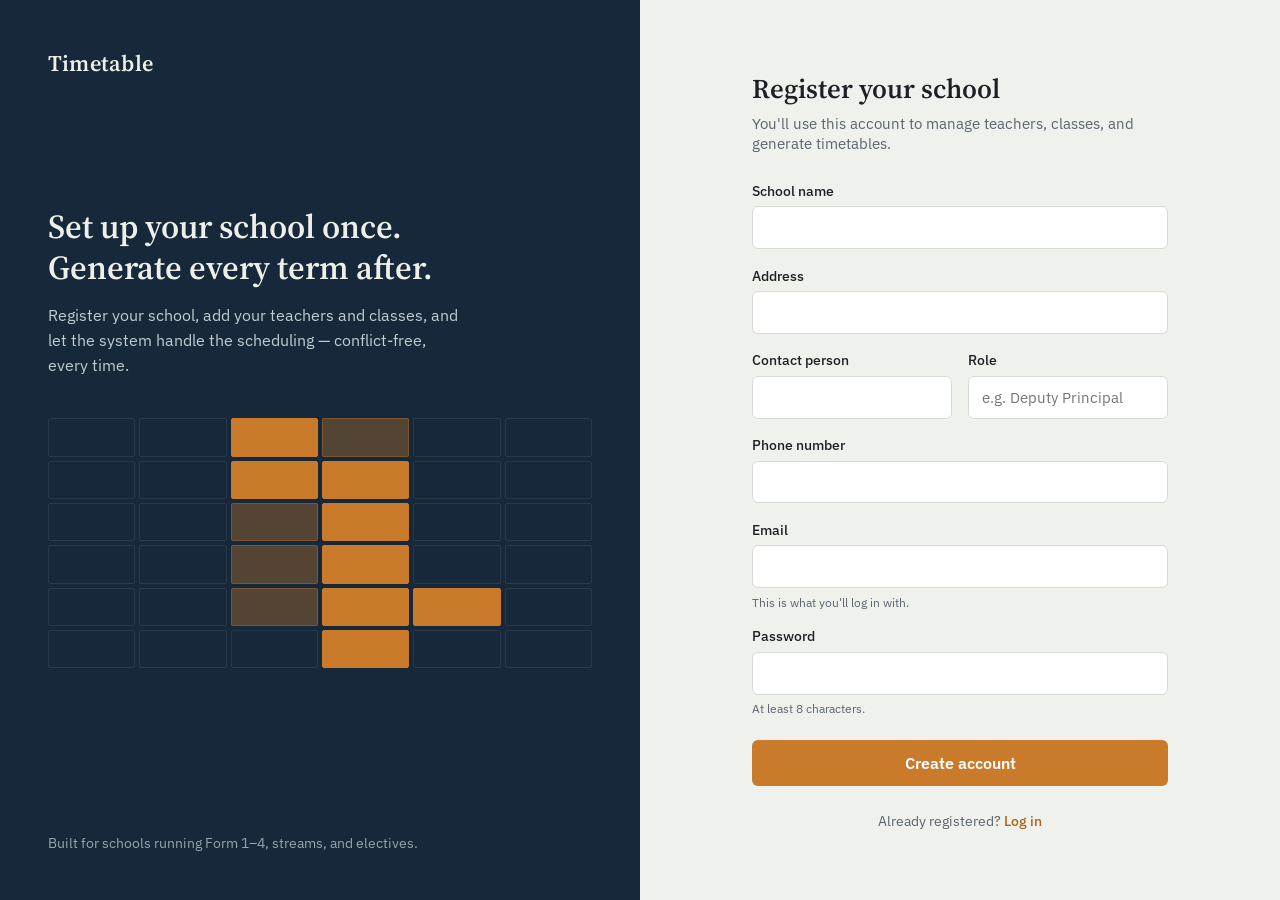
<file: Frontend/index.html>
<!DOCTYPE html>
<html lang="en">
<head>
  <meta charset="UTF-8">
  <meta name="viewport" content="width=device-width, initial-scale=1">
  <title>Sign up — School Timetable System</title>
  <link rel="stylesheet" href="style.css">
</head>
<body>
  <div class="auth-shell">
    <section class="auth-visual">
      <div class="auth-visual__brand">Timetable</div>

      <div>
        <div class="auth-visual__copy">
          <h1>Set up your school once. Generate every term after.</h1>
          <p>Register your school, add your teachers and classes, and let the system handle the scheduling — conflict-free, every time.</p>
        </div>
        <div class="timetable-grid" id="grid"></div>
      </div>

      <div style="font-size: 0.85rem; color: #9AA4AC;">Built for schools running Form 1–4, streams, and electives.</div>
    </section>

    <section class="auth-form-panel">
      <div class="auth-card">
        <h2>Register your school</h2>
        <p class="auth-card__subtitle">You'll use this account to manage teachers, classes, and generate timetables.</p>

        <div class="error-banner" id="errorBanner"></div>
        <div class="generated-id" id="generatedIdBanner"></div>

        <form id="signupForm">
          <div class="field">
            <label for="name">School name</label>
            <input type="text" id="name" name="name" required>
          </div>

          <div class="field">
            <label for="address">Address</label>
            <input type="text" id="address" name="address">
          </div>

          <div class="field-row">
            <div class="field">
              <label for="contactName">Contact person</label>
              <input type="text" id="contactName" name="contactName" required>
            </div>
            <div class="field">
              <label for="primaryRole">Role</label>
              <input type="text" id="primaryRole" name="primaryRole" placeholder="e.g. Deputy Principal" required>
            </div>
          </div>

          <div class="field">
            <label for="primaryContact">Phone number</label>
            <input type="tel" id="primaryContact" name="primaryContact" required>
          </div>

          <div class="field">
            <label for="email">Email</label>
            <input type="email" id="email" name="email" required>
            <div class="field-hint">This is what you'll log in with.</div>
          </div>

          <div class="field">
            <label for="password">Password</label>
            <input type="password" id="password" name="password" minlength="8" required>
            <div class="field-hint">At least 8 characters.</div>
          </div>

          <button type="submit" class="primary" id="submitBtn">Create account</button>
        </form>

        <div class="auth-switch">
          Already registered? <a href="login.html">Log in</a>
        </div>
      </div>
    </section>
  </div>

  <script src="common.js"></script>
  <script>
    renderTimetableGrid("grid");

    const form = document.getElementById("signupForm");
    const submitBtn = document.getElementById("submitBtn");

    form.addEventListener("submit", async (e) => {
      e.preventDefault();
      hideError("errorBanner");
      submitBtn.disabled = true;
      submitBtn.textContent = "Creating account…";

      const payload = {
        name: document.getElementById("name").value.trim(),
        address: document.getElementById("address").value.trim(),
        contactName: document.getElementById("contactName").value.trim(),
        primaryRole: document.getElementById("primaryRole").value.trim(),
        primaryContact: document.getElementById("primaryContact").value.trim(),
        email: document.getElementById("email").value.trim(),
        password: document.getElementById("password").value,
      };

      try {
        const res = await fetch(`${API_BASE}/auth/signup`, {
          method: "POST",
          headers: { "Content-Type": "application/json" },
          credentials: "include",
          body: JSON.stringify(payload),
        });

        const data = await res.json();

        if (!res.ok) {
          showError("errorBanner", data.error || "Something went wrong. Please try again.");
          submitBtn.disabled = false;
          submitBtn.textContent = "Create account";
          return;
        }

        const idBanner = document.getElementById("generatedIdBanner");
        idBanner.innerHTML = `Your school ID is <strong>${data.id}</strong> — you'll need this alongside your email to identify your school later.`;
        idBanner.classList.add("visible");
        submitBtn.textContent = "Account created";

        setTimeout(() => {
          window.location.href = "dashboard.html";
        }, 1800);
      } catch (err) {
        showError("errorBanner", "Could not reach the server. Is the backend running?");
        submitBtn.disabled = false;
        submitBtn.textContent = "Create account";
      }
    });
  </script>
</body>
</html>
</file>
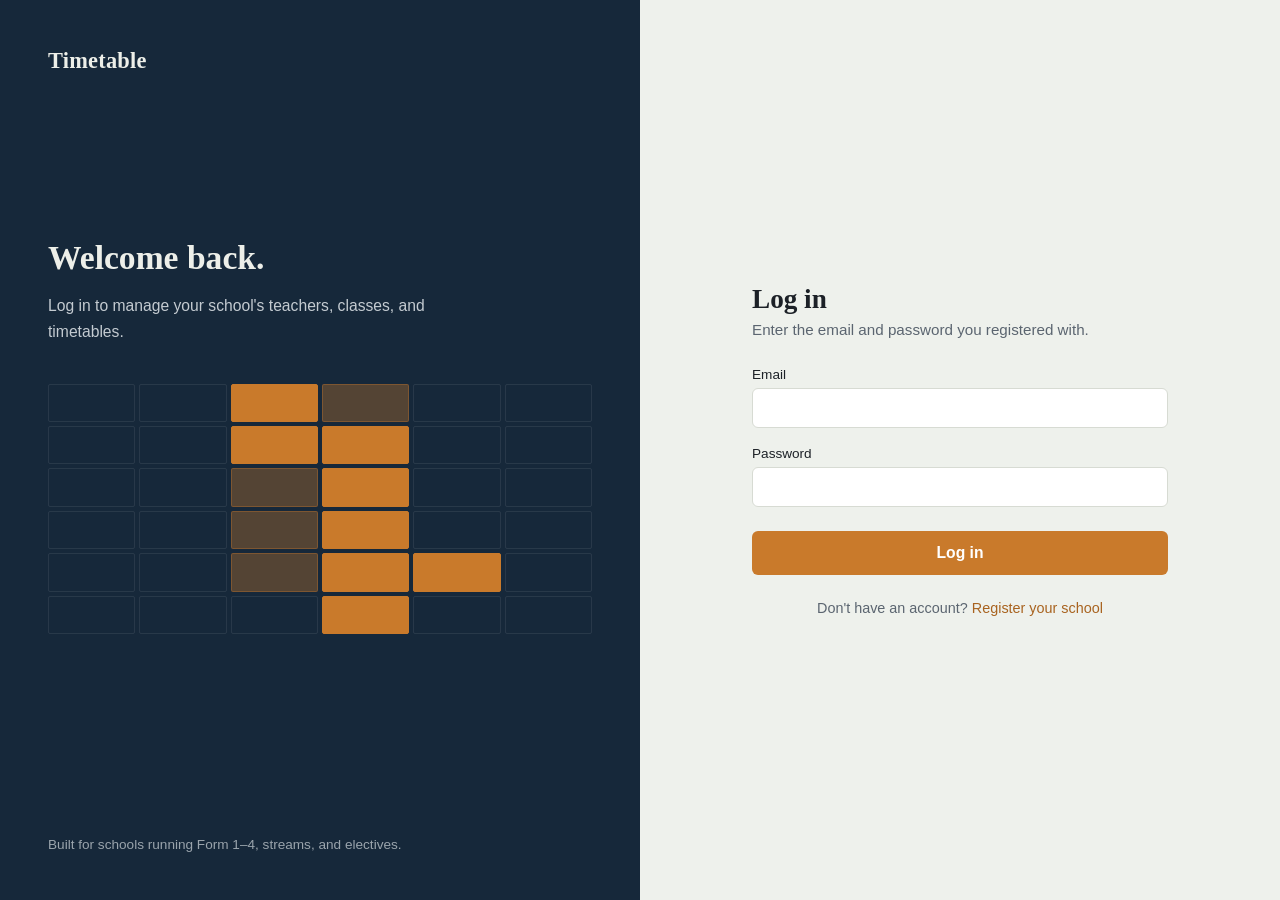
<file: Frontend/constraints.html>
<!DOCTYPE html>
<html lang="en">
<head>
  <meta charset="UTF-8">
  <meta name="viewport" content="width=device-width, initial-scale=1">
  <title>Teacher Constraints — School Timetable System</title>
  <link rel="stylesheet" href="constraints.css">
</head>
<body>
  <div class="app-shell">
    <aside class="sidebar">
      <div class="sidebar__brand">
        Timetable
        <span id="schoolNameTag">Loading…</span>
      </div>

      <div class="sidebar__label">SETUP</div>
      <nav class="sidebar__nav">
        <a href="dashboard.html" class="sidebar__link">
          <span class="sidebar__step-num">1</span> School overview
        </a>
        <a href="forms-classes.html" class="sidebar__link">
          <span class="sidebar__step-num">2</span> Grades &amp; streams
        </a>
        <a href="teachers.html" class="sidebar__link">
          <span class="sidebar__step-num">3</span> Teachers
        </a>
        <a href="subjects.html" class="sidebar__link">
          <span class="sidebar__step-num">4</span> Subjects &amp; requirements
        </a>
        <a href="option-blocks.html" class="sidebar__link">
          <span class="sidebar__step-num">5</span> Electives
        </a>
        <a href="constraints.html" class="sidebar__link active">
          <span class="sidebar__step-num">6</span> Teacher constraints
        </a>
        <a href="periods.html" class="sidebar__link">
          <span class="sidebar__step-num">7</span> Weekly periods
        </a>
        <a href="generate.html" class="sidebar__link">
          <span class="sidebar__step-num">8</span> Generate &amp; view timetable
        </a>
      </nav>

      <div class="sidebar__term">
        <div class="sidebar__term-label">ACTIVE TERM</div>
        <div class="sidebar__term-value" id="termValue">—</div>
      </div>
    </aside>

    <main class="main">
      <div class="main__header">
        <div>
          <div class="main__breadcrumb">Setup / Teacher constraints</div>
          <h1 class="main__title">Teacher constraints</h1>
          <p class="main__subtitle">Set when a teacher is unavailable, and how many periods in a row they can teach.</p>
        </div>
      </div>

      <div class="info-panel">
        Double-lesson collisions, lab capacity, and lesson-count rules are handled automatically wherever you defined them (Subjects &amp; requirements, Resources) — no need to repeat them here.
      </div>

      <div class="error-banner-inline" id="errorBanner" style="display:none; background:#FBEAE9; color:#B3261E; border:1px solid rgba(179,38,30,0.25); border-radius:6px; padding:0.7rem 0.9rem; font-size:0.88rem; margin-bottom:1.2rem;"></div>

      <div class="form-card">
        <form id="constraintForm">
          <div class="field-row-3">
            <div>
              <label for="teacherSelect">Teacher</label>
              <select id="teacherSelect" required>
                <option value="">Select teacher…</option>
              </select>
            </div>
            <div>
              <label for="typeSelect">Rule type</label>
              <select id="typeSelect" required>
                <option value="unavailable">Unavailable on a day</option>
                <option value="max_consecutive_lessons">Max consecutive lessons</option>
              </select>
            </div>
            <div id="dayField">
              <label for="daySelect">Day</label>
              <select id="daySelect">
                <option value="Monday">Monday</option>
                <option value="Tuesday">Tuesday</option>
                <option value="Wednesday">Wednesday</option>
                <option value="Thursday">Thursday</option>
                <option value="Friday">Friday</option>
              </select>
            </div>
            <div id="maxField" style="display:none;">
              <label for="maxInput">Max consecutive lessons</label>
              <input type="number" id="maxInput" min="1" placeholder="e.g. 4">
            </div>
          </div>

          <div id="periodsField">
            <label>Specific periods (optional — leave all unchecked to block the whole day)</label>
            <div class="period-checks" id="periodChecks">
              <span class="loading-text">No periods set up yet — this rule will block the whole day.</span>
            </div>
          </div>

          <button type="submit" class="btn-primary" style="margin-top:1rem;">Add rule</button>
        </form>
      </div>

      <div class="rule-list" id="ruleList">
        <p class="loading-text">Loading…</p>
      </div>
    </main>
  </div>

  <script src="common.js"></script>
  <script>
    let schoolId = null;
    let periods = [];

    function showErr(msg) {
      const el = document.getElementById("errorBanner");
      el.textContent = msg;
      el.style.display = "block";
    }
    function hideErr() {
      document.getElementById("errorBanner").style.display = "none";
    }

    document.getElementById("typeSelect").addEventListener("change", (e) => {
      const isUnavailable = e.target.value === "unavailable";
      document.getElementById("dayField").style.display = isUnavailable ? "block" : "none";
      document.getElementById("periodsField").style.display = isUnavailable ? "block" : "none";
      document.getElementById("maxField").style.display = isUnavailable ? "none" : "block";
    });

    async function loadTeachersDropdown() {
      const res = await fetch(`${API_BASE}/schools/${schoolId}/teachers`, { credentials: "include" });
      const teachers = await res.json();
      document.getElementById("teacherSelect").innerHTML =
        `<option value="">Select teacher…</option>` +
        teachers.map(t => `<option value="${t.id}">${t.name}</option>`).join("");
    }

    async function loadPeriods() {
      const res = await fetch(`${API_BASE}/schools/${schoolId}/periods`, { credentials: "include" });
      periods = res.ok ? await res.json() : [];
      const container = document.getElementById("periodChecks");

      const teaching = periods.filter(p => p.isTeachingPeriod);
      if (teaching.length === 0) {
        container.innerHTML = `<span class="loading-text">No periods set up yet — this rule will block the whole day.</span>`;
        return;
      }

      container.innerHTML = teaching.map(p => `
        <label><input type="checkbox" value="${p.id}"> ${p.label}</label>
      `).join("");
    }

    function ruleDescription(c) {
      if (c.type === "unavailable") {
        const dayLabel = c.parameters.day || "—";
        if (c.parameters.period_ids && c.parameters.period_ids.length) {
          const labels = c.parameters.period_ids
            .map(id => (periods.find(p => p.id === id) || {}).label || `#${id}`)
            .join(", ");
          return { title: `Unavailable ${dayLabel}`, scope: `Periods: ${labels}` };
        }
        return { title: `Unavailable all day ${dayLabel}`, scope: "Whole day blocked" };
      }
      return { title: `Max ${c.parameters.max} consecutive lessons`, scope: "Applies across the week" };
    }

    async function loadRules() {
      const res = await fetch(`${API_BASE}/schools/${schoolId}/constraints`, { credentials: "include" });
      const constraints = await res.json();
      const list = document.getElementById("ruleList");

      if (constraints.length === 0) {
        list.innerHTML = `<p class="loading-text">No teacher constraints yet.</p>`;
        return;
      }

      list.innerHTML = constraints.map(c => {
        const desc = ruleDescription(c);
        const tagClass = c.type === "unavailable" ? "unavailable" : "consecutive";
        return `
          <div class="rule-card">
            <div class="rule-card__main">
              <div class="rule-card__title">${c.teacherName} — ${desc.title}</div>
              <div class="rule-card__scope">${desc.scope}</div>
            </div>
            <div class="rule-card__right">
              <span class="tag ${tagClass}">Hard rule</span>
              <button data-remove="${c.id}" style="background:none; border:none; color:var(--color-text-muted); cursor:pointer; font-size:0.85rem;">Remove</button>
            </div>
          </div>
        `;
      }).join("");

      list.querySelectorAll("[data-remove]").forEach(btn => {
        btn.addEventListener("click", async () => {
          hideErr();
          try {
            const res = await fetch(`${API_BASE}/schools/${schoolId}/constraints/${btn.dataset.remove}`, {
              method: "DELETE", credentials: "include",
            });
            if (!res.ok) throw new Error("Could not remove rule");
            loadRules();
          } catch (err) {
            showErr(err.message);
          }
        });
      });
    }

    document.getElementById("constraintForm").addEventListener("submit", async (e) => {
      e.preventDefault();
      hideErr();

      const teacherId = document.getElementById("teacherSelect").value;
      const type = document.getElementById("typeSelect").value;
      if (!teacherId) {
        showErr("Choose a teacher.");
        return;
      }

      let parameters = {};
      if (type === "unavailable") {
        const checked = Array.from(document.querySelectorAll("#periodChecks input:checked")).map(cb => parseInt(cb.value));
        parameters = { day: document.getElementById("daySelect").value };
        if (checked.length) parameters.period_ids = checked;
      } else {
        const max = parseInt(document.getElementById("maxInput").value);
        if (!max || max < 1) {
          showErr("Enter a valid max consecutive lessons value.");
          return;
        }
        parameters = { max };
      }

      try {
        const res = await fetch(`${API_BASE}/schools/${schoolId}/constraints`, {
          method: "POST",
          headers: { "Content-Type": "application/json" },
          credentials: "include",
          body: JSON.stringify({ teacherId: parseInt(teacherId), type, parameters }),
        });
        const data = await res.json();
        if (!res.ok) throw new Error(data.error || "Could not add rule");
        document.getElementById("constraintForm").reset();
        document.getElementById("dayField").style.display = "block";
        document.getElementById("periodsField").style.display = "block";
        document.getElementById("maxField").style.display = "none";
        loadRules();
      } catch (err) {
        showErr(err.message);
      }
    });

    (async function init() {
      schoolId = await requireAuth();
      if (!schoolId) return;

      const schoolRes = await fetch(`${API_BASE}/schools/${schoolId}`, { credentials: "include" });
      if (schoolRes.ok) {
        const school = await schoolRes.json();
        document.getElementById("schoolNameTag").textContent = school.name;
      }

      const termRes = await fetch(`${API_BASE}/schools/${schoolId}/current-term`, { credentials: "include" });
      if (termRes.ok) {
        const term = await termRes.json();
        document.getElementById("termValue").textContent = `${term.term_name} · ${term.academic_year}`;
      }

      await Promise.all([loadTeachersDropdown(), loadPeriods()]);
      await loadRules();
    })();
  </script>
</body>
</html>
</file>
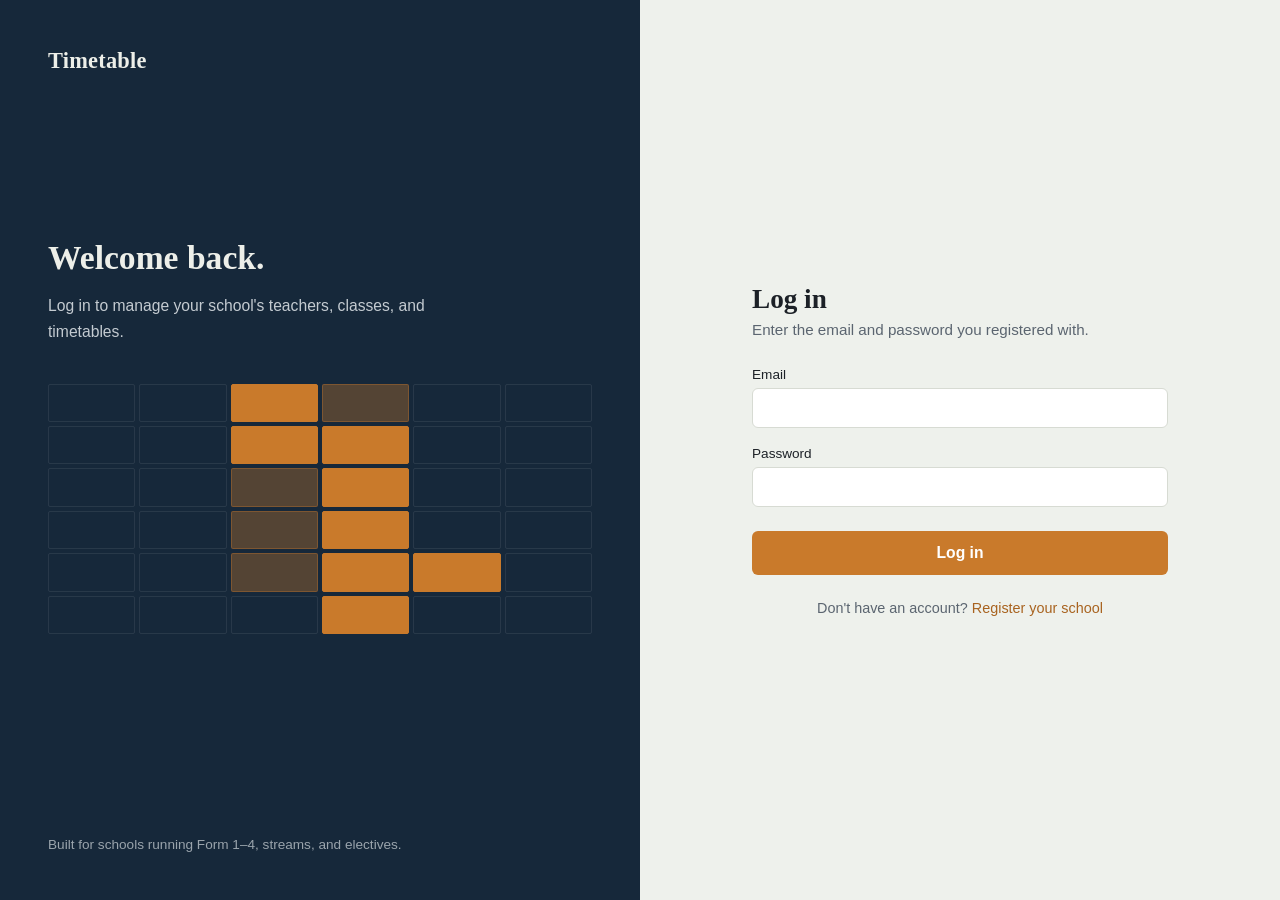
<file: Frontend/dashboard.html>
<!DOCTYPE html>
<html lang="en">
<head>
  <meta charset="UTF-8">
  <meta name="viewport" content="width=device-width, initial-scale=1">
  <title>Dashboard — School Timetable System</title>
  <link rel="stylesheet" href="dashboard.css">
</head>
<body>
  <div class="app-shell">
    <aside class="sidebar">
      <div class="sidebar__brand">
        Timetable
        <span id="schoolNameTag">Loading…</span>
      </div>

      <div class="sidebar__label">SETUP</div>
      <nav class="sidebar__nav">
        <a href="dashboard.html" class="sidebar__link active">
          <span class="sidebar__step-num">1</span> School overview
        </a>
        <a href="forms-classes.html" class="sidebar__link">
          <span class="sidebar__step-num">2</span> Grades &amp; streams
        </a>
        <a href="teachers.html" class="sidebar__link">
          <span class="sidebar__step-num">3</span> Teachers
        </a>
        <a href="subjects.html" class="sidebar__link">
          <span class="sidebar__step-num">4</span> Subjects &amp; requirements
        </a>
        <a href="option-blocks.html" class="sidebar__link">
          <span class="sidebar__step-num">5</span> Electives
        </a>
        <a href="constraints.html" class="sidebar__link">
          <span class="sidebar__step-num">6</span> Teacher constraints
        </a>
        <a href="periods.html" class="sidebar__link">
          <span class="sidebar__step-num">7</span> Weekly periods
        </a>
        <a href="generate.html" class="sidebar__link">
          <span class="sidebar__step-num">8</span> Generate &amp; view timetable
        </a>
      </nav>

      <div class="sidebar__term">
        <div class="sidebar__term-label">ACTIVE TERM</div>
        <div class="sidebar__term-value" id="termValue">—</div>
      </div>
    </aside>

    <main class="main">
      <div class="main__header">
        <div>
          <div class="main__breadcrumb">Setup</div>
          <h1 class="main__title" id="schoolTitle">Loading…</h1>
          <p class="main__subtitle">Details used across your timetable and exports.</p>
        </div>
        <div class="main__contact" id="contactBlock"></div>
      </div>

      <div class="cards">
        <div class="card">
          <h3>School details</h3>
          <div class="info-grid" id="schoolDetails">
            <p class="loading-text">Loading…</p>
          </div>
        </div>

        <div class="card">
          <h3>Primary contact</h3>
          <div class="info-grid" id="contactDetails">
            <p class="loading-text">Loading…</p>
          </div>
        </div>
      </div>

      <div class="card">
        <h3>Setup progress</h3>
        <div class="badges" id="badges">
          <p class="loading-text">Loading…</p>
        </div>
      </div>
    </main>
  </div>

  <script src="common.js"></script>
  <script>
    (async function init() {
      const schoolId = await requireAuth();
      if (!schoolId) return;

      try {
        const [schoolRes, termRes, summaryRes] = await Promise.all([
          fetch(`${API_BASE}/schools/${schoolId}`, { credentials: "include" }),
          fetch(`${API_BASE}/schools/${schoolId}/current-term`, { credentials: "include" }),
          fetch(`${API_BASE}/schools/${schoolId}/summary`, { credentials: "include" }),
        ]);

        const school = schoolRes.ok ? await schoolRes.json() : null;
        const term = termRes.ok ? await termRes.json() : null;
        const summary = summaryRes.ok ? await summaryRes.json() : null;

        if (school) {
          document.getElementById("schoolNameTag").textContent = school.name;
          document.getElementById("schoolTitle").textContent = school.name;

          document.getElementById("schoolDetails").innerHTML = `
            <div class="info-item"><label>School ID</label><div>${schoolId}</div></div>
            <div class="info-item"><label>Address</label><div>${school.address || "—"}</div></div>
          `;

          document.getElementById("contactDetails").innerHTML = `
            <div class="info-item"><label>Contact person</label><div>${school.contact_name || "—"}</div></div>
            <div class="info-item"><label>Role</label><div>${school.primary_role || "—"}</div></div>
            <div class="info-item"><label>Phone</label><div>${school.primary_contact || "—"}</div></div>
          `;

          document.getElementById("contactBlock").innerHTML = `
            <strong>${school.contact_name || "—"}</strong>
            <span>${school.primary_role || ""}</span>
          `;
        }

        document.getElementById("termValue").textContent = term
          ? `${term.term_name} · ${term.academic_year}`
          : "No term set";

        if (summary) {
          const badges = document.getElementById("badges");
          const entries = [
            { label: "grade(s)", count: summary.gradeCount },
            { label: "stream(s)", count: summary.streamCount },
            { label: "teacher(s)", count: summary.teacherCount },
            { label: "subject(s)", count: summary.subjectCount },
            { label: "period(s) set up", count: summary.periodCount },
          ];
          badges.innerHTML = entries
            .map(e => `<span class="badge${e.count === 0 ? " empty" : ""}">${e.count} ${e.label}</span>`)
            .join("");
        }
      } catch (err) {
        document.getElementById("schoolTitle").textContent = "Could not load dashboard";
      }
    })();
  </script>
</body>
</html>
</file>
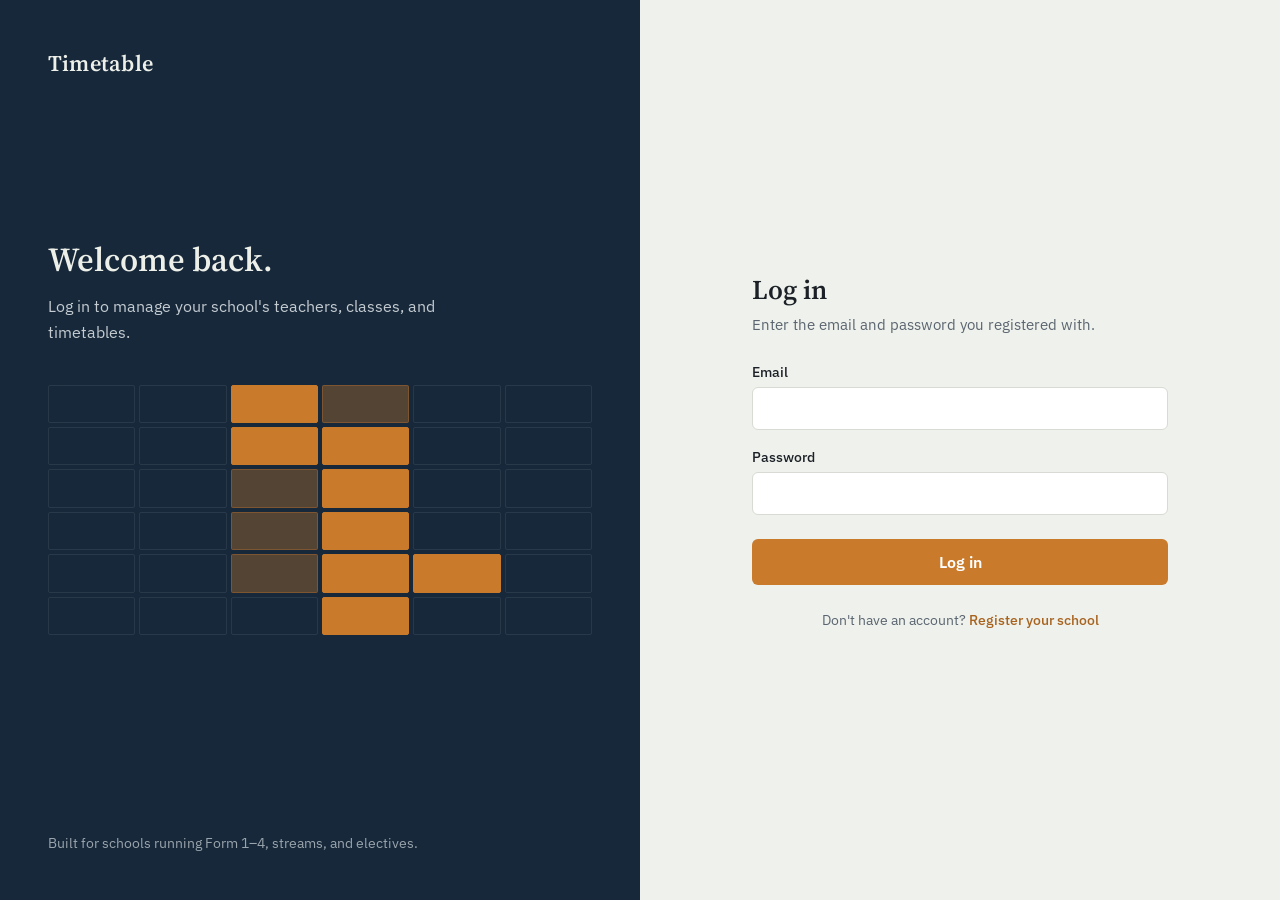
<file: Frontend/forms-classes.html>
<!DOCTYPE html>
<html lang="en">
<head>
  <meta charset="UTF-8">
  <meta name="viewport" content="width=device-width, initial-scale=1">
  <title>Grades & Streams — School Timetable System</title>
  <link rel="stylesheet" href="forms-classes.css">
</head>
<body>
  <div class="app-shell">
    <aside class="sidebar">
      <div class="sidebar__brand">
        Timetable
        <span id="schoolNameTag">Loading…</span>
      </div>

      <div class="sidebar__label">SETUP</div>
      <nav class="sidebar__nav">
        <a href="dashboard.html" class="sidebar__link">
          <span class="sidebar__step-num">1</span> School overview
        </a>
        <a href="forms-classes.html" class="sidebar__link active">
          <span class="sidebar__step-num">2</span> Grades &amp; streams
        </a>
        <a href="teachers.html" class="sidebar__link">
          <span class="sidebar__step-num">3</span> Teachers
        </a>
        <a href="subjects.html" class="sidebar__link">
          <span class="sidebar__step-num">4</span> Subjects &amp; requirements
        </a>
        <a href="option-blocks.html" class="sidebar__link">
          <span class="sidebar__step-num">6</span> Electives
        </a>
        <a href="constraints.html" class="sidebar__link">
          <span class="sidebar__step-num">7</span> Teacher constraints
        </a>
        <a href="periods.html" class="sidebar__link">
          <span class="sidebar__step-num">8</span> Weekly periods
        </a>
        <a href="generate.html" class="sidebar__link">
          <span class="sidebar__step-num">9</span> Generate &amp; view timetable
        </a>
      </nav>

      <div class="sidebar__term">
        <div class="sidebar__term-label">ACTIVE TERM</div>
        <div class="sidebar__term-value" id="termValue">—</div>
      </div>
    </aside>

    <main class="main">
      <div class="main__header">
        <div>
          <div class="main__breadcrumb">Setup / Grades &amp; streams</div>
          <h1 class="main__title">Grades &amp; streams</h1>
          <p class="main__subtitle">Add each grade your school runs, then the streams under it — e.g. Form 1, then 1A and 1B.</p>
        </div>
      </div>

      <div class="error-banner-inline" id="errorBanner" style="display:none; background:#FBEAE9; color:#B3261E; border:1px solid rgba(179,38,30,0.25); border-radius:6px; padding:0.7rem 0.9rem; font-size:0.88rem; margin-bottom:1.2rem;"></div>

      <form class="top-add-form" id="addGradeForm">
        <div>
          <label for="gradeNameInput" style="display:block; font-size:0.75rem; color:var(--color-text-muted); margin-bottom:0.3rem;">Grade name</label>
          <input type="text" id="gradeNameInput" placeholder="e.g. Form 1" required>
        </div>
        <button type="submit" class="primary" style="width:auto; margin:0; align-self:flex-end;">Add grade</button>
      </form>

      <div class="grade-list" id="gradeList">
        <p class="loading-text">Loading…</p>
      </div>
    </main>
  </div>

  <script src="common.js"></script>
  <script>
    let schoolId = null;

    function showErr(msg) {
      const el = document.getElementById("errorBanner");
      el.textContent = msg;
      el.style.display = "block";
    }

    function hideErr() {
      document.getElementById("errorBanner").style.display = "none";
    }

    async function loadGrades() {
      const res = await fetch(`${API_BASE}/schools/${schoolId}/grades`, { credentials: "include" });
      const grades = await res.json();

      const listEl = document.getElementById("gradeList");

      if (grades.length === 0) {
        listEl.innerHTML = `<div class="empty-state">No grades added yet. Add your first one above.</div>`;
        return;
      }

      listEl.innerHTML = "";
      for (const grade of grades) {
        const block = document.createElement("div");
        block.className = "grade-block";
        block.innerHTML = `
          <div class="grade-block__header">
            <div class="grade-block__title">${grade.grade_name}</div>
            <button class="icon-btn" data-delete-grade="${grade.id}">Remove</button>
          </div>
          <div class="stream-chips" id="streams-${grade.id}">
            <p class="loading-text">Loading streams…</p>
          </div>
          <form class="inline-add-form" data-add-stream="${grade.id}">
            <input type="text" placeholder="e.g. 1A" required>
            <button type="submit">Add stream</button>
          </form>
        `;
        listEl.appendChild(block);
        loadStreams(grade.id);
      }

      // wire up delete-grade buttons
      listEl.querySelectorAll("[data-delete-grade]").forEach(btn => {
        btn.addEventListener("click", async () => {
          hideErr();
          const gradeId = btn.getAttribute("data-delete-grade");
          try {
            const res = await fetch(`${API_BASE}/schools/${schoolId}/grades/${gradeId}`, {
              method: "DELETE",
              credentials: "include",
            });
            if (!res.ok) throw new Error("Could not remove grade");
            loadGrades();
          } catch (err) {
            showErr(err.message);
          }
        });
      });

      // wire up inline add-stream forms
      listEl.querySelectorAll("[data-add-stream]").forEach(form => {
        form.addEventListener("submit", async (e) => {
          e.preventDefault();
          hideErr();
          const gradeId = form.getAttribute("data-add-stream");
          const input = form.querySelector("input");
          try {
            const res = await fetch(`${API_BASE}/schools/${schoolId}/grades/${gradeId}/streams`, {
              method: "POST",
              headers: { "Content-Type": "application/json" },
              credentials: "include",
              body: JSON.stringify({ stream_name: input.value.trim() }),
            });
            const data = await res.json();
            if (!res.ok) throw new Error(data.error || "Could not add stream");
            input.value = "";
            loadStreams(gradeId);
          } catch (err) {
            showErr(err.message);
          }
        });
      });
    }

    async function loadStreams(gradeId) {
      const res = await fetch(`${API_BASE}/schools/${schoolId}/grades/${gradeId}/streams`, { credentials: "include" });
      const streams = await res.json();
      const container = document.getElementById(`streams-${gradeId}`);

      if (streams.length === 0) {
        container.innerHTML = `<span class="loading-text">No streams yet.</span>`;
        return;
      }

      container.innerHTML = streams.map(s => `
        <span class="stream-chip">
          ${s.streamName}
          <button data-delete-stream="${s.id}" data-grade-id="${gradeId}">✕</button>
        </span>
      `).join("");

      container.querySelectorAll("[data-delete-stream]").forEach(btn => {
        btn.addEventListener("click", async () => {
          hideErr();
          const streamId = btn.getAttribute("data-delete-stream");
          const gId = btn.getAttribute("data-grade-id");
          try {
            const res = await fetch(`${API_BASE}/schools/${schoolId}/grades/${gId}/streams/${streamId}`, {
              method: "DELETE",
              credentials: "include",
            });
            if (!res.ok) throw new Error("Could not remove stream");
            loadStreams(gId);
          } catch (err) {
            showErr(err.message);
          }
        });
      });
    }

    document.getElementById("addGradeForm").addEventListener("submit", async (e) => {
      e.preventDefault();
      hideErr();
      const input = document.getElementById("gradeNameInput");
      try {
        const res = await fetch(`${API_BASE}/schools/${schoolId}/grades`, {
          method: "POST",
          headers: { "Content-Type": "application/json" },
          credentials: "include",
          body: JSON.stringify({ grade_name: input.value.trim() }),
        });
        const data = await res.json();
        if (!res.ok) throw new Error(data.error || "Could not add grade");
        input.value = "";
        loadGrades();
      } catch (err) {
        showErr(err.message);
      }
    });

    (async function init() {
      schoolId = await requireAuth();
      if (!schoolId) return;

      const schoolRes = await fetch(`${API_BASE}/schools/${schoolId}`, { credentials: "include" });
      if (schoolRes.ok) {
        const school = await schoolRes.json();
        document.getElementById("schoolNameTag").textContent = school.name;
      }

      const termRes = await fetch(`${API_BASE}/schools/${schoolId}/current-term`, { credentials: "include" });
      if (termRes.ok) {
        const term = await termRes.json();
        document.getElementById("termValue").textContent = `${term.term_name} · ${term.academic_year}`;
      }

      loadGrades();
    })();
  </script>
</body>
</html>
</file>
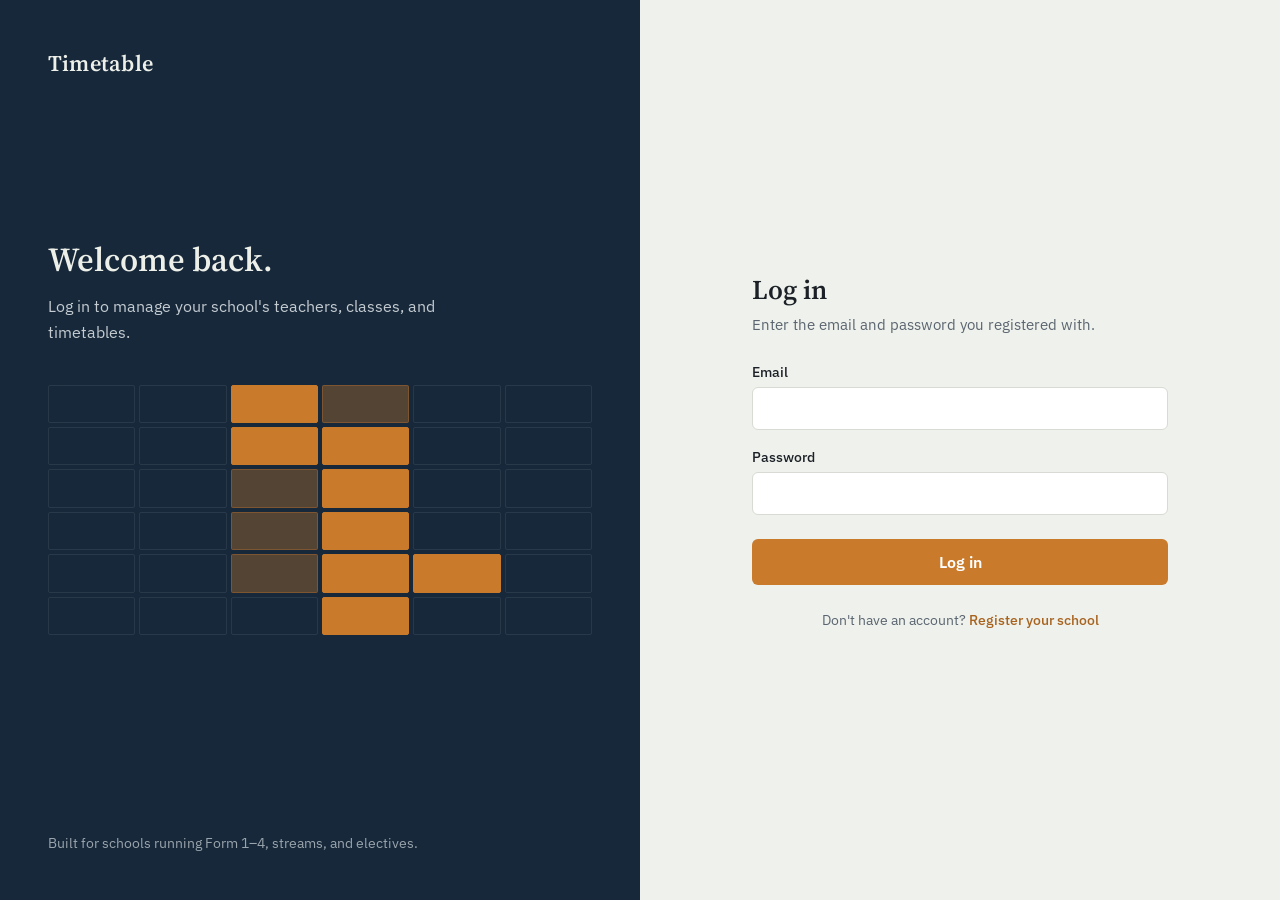
<file: Frontend/login.html>
<!DOCTYPE html>
<html lang="en">
<head>
  <meta charset="UTF-8">
  <meta name="viewport" content="width=device-width, initial-scale=1">
  <title>Log in — School Timetable System</title>
  <link rel="stylesheet" href="style.css">
</head>
<body>
  <div class="auth-shell">
    <section class="auth-visual">
      <div class="auth-visual__brand">Timetable</div>

      <div>
        <div class="auth-visual__copy">
          <h1>Welcome back.</h1>
          <p>Log in to manage your school's teachers, classes, and timetables.</p>
        </div>
        <div class="timetable-grid" id="grid"></div>
      </div>

      <div style="font-size: 0.85rem; color: #9AA4AC;">Built for schools running Form 1–4, streams, and electives.</div>
    </section>

    <section class="auth-form-panel">
      <div class="auth-card">
        <h2>Log in</h2>
        <p class="auth-card__subtitle">Enter the email and password you registered with.</p>

        <div class="error-banner" id="errorBanner"></div>

        <form id="loginForm">
          <div class="field">
            <label for="email">Email</label>
            <input type="email" id="email" name="email" required>
          </div>

          <div class="field">
            <label for="password">Password</label>
            <input type="password" id="password" name="password" required>
          </div>

          <button type="submit" class="primary" id="submitBtn">Log in</button>
        </form>

        <div class="auth-switch">
          Don't have an account? <a href="signup.html">Register your school</a>
        </div>
      </div>
    </section>
  </div>

  <script src="common.js"></script>
  <script  type="module">
    renderTimetableGrid("grid");

    const form = document.getElementById("loginForm");
    const submitBtn = document.getElementById("submitBtn");

    form.addEventListener("submit", async (e) => {
      e.preventDefault();
      hideError("errorBanner");
      submitBtn.disabled = true;
      submitBtn.textContent = "Logging in…";

      const payload = {
        email: document.getElementById("email").value.trim(),
        password: document.getElementById("password").value,
      };

      try {
        const res = await fetch(`${API_BASE}/auth/login`, {
          method: "POST",
          headers: { "Content-Type": "application/json" },
          credentials: "include",
          body: JSON.stringify(payload),
        });

        const data = await res.json();

        if (!res.ok) {
          showError("errorBanner", data.error || "Invalid email or password.");
          submitBtn.disabled = false;
          submitBtn.textContent = "Log in";
          return;
        }

        window.location.href = "dashboard.html";
      } catch (err) {
        showError("errorBanner", "Could not reach the server. Is the backend running?");
        submitBtn.disabled = false;
        submitBtn.textContent = "Log in";
      }
    });
  </script>
</body>
</html>
</file>
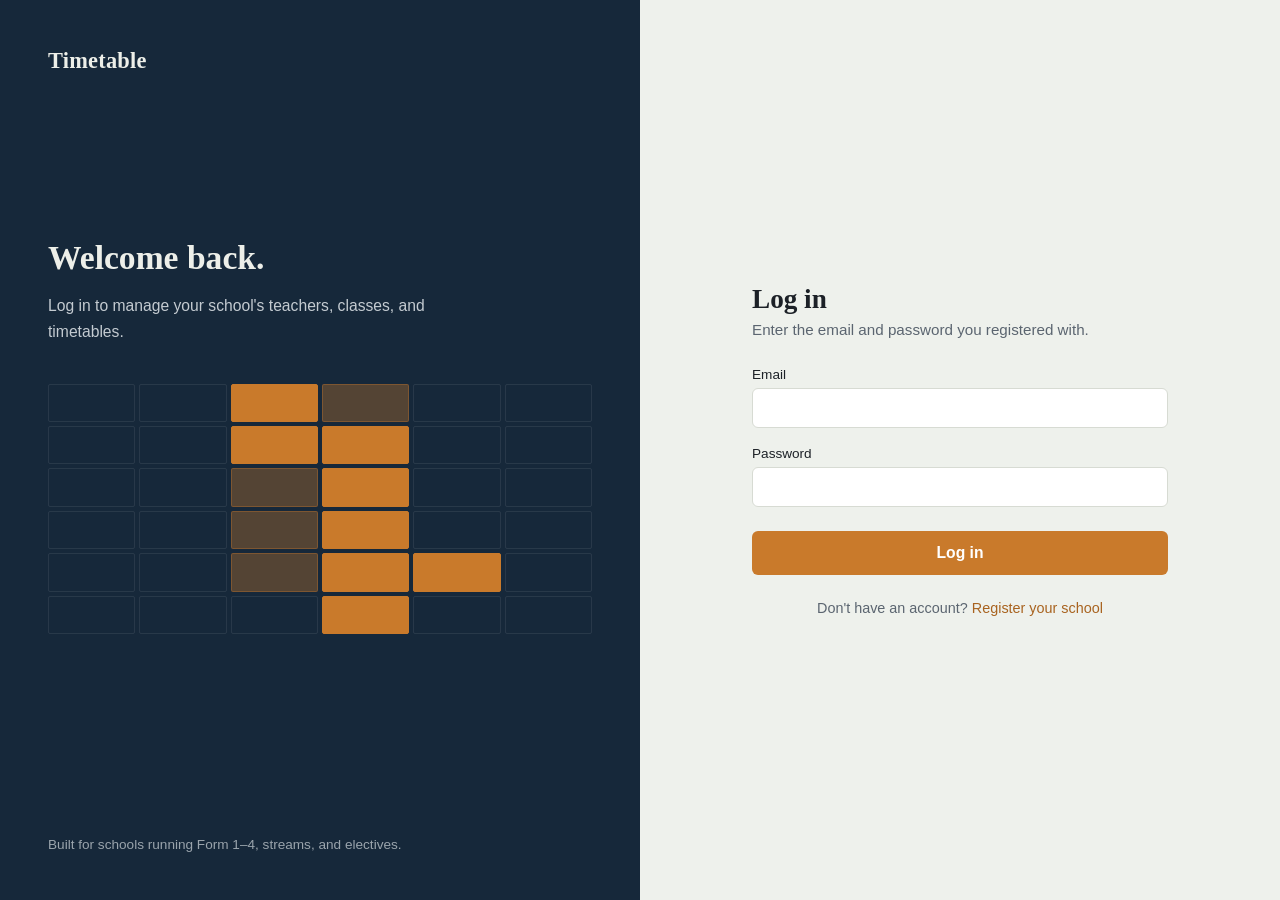
<file: Frontend/option-blocks.html>
<!DOCTYPE html>
<html lang="en">
<head>
  <meta charset="UTF-8">
  <meta name="viewport" content="width=device-width, initial-scale=1">
  <title>Electives — School Timetable System</title>
  <link rel="stylesheet" href="option-blocks.css">
</head>
<body>
  <div class="app-shell">
    <aside class="sidebar">
      <div class="sidebar__brand">
        Timetable
        <span id="schoolNameTag">Loading…</span>
      </div>

      <div class="sidebar__label">SETUP</div>
      <nav class="sidebar__nav">
        <a href="dashboard.html" class="sidebar__link">
          <span class="sidebar__step-num">1</span> School overview
        </a>
        <a href="forms-classes.html" class="sidebar__link">
          <span class="sidebar__step-num">2</span> Grades &amp; streams
        </a>
        <a href="teachers.html" class="sidebar__link">
          <span class="sidebar__step-num">3</span> Teachers
        </a>
        <a href="subjects.html" class="sidebar__link">
          <span class="sidebar__step-num">4</span> Subjects &amp; requirements
        </a>
        <a href="option-blocks.html" class="sidebar__link active">
          <span class="sidebar__step-num">5</span> Electives
        </a>
        <a href="constraints.html" class="sidebar__link">
          <span class="sidebar__step-num">6</span> Teacher constraints
        </a>
        <a href="periods.html" class="sidebar__link">
          <span class="sidebar__step-num">7</span> Weekly periods
        </a>
        <a href="generate.html" class="sidebar__link">
          <span class="sidebar__step-num">8</span> Generate &amp; view timetable
        </a>
      </nav>

      <div class="sidebar__term">
        <div class="sidebar__term-label">ACTIVE TERM</div>
        <div class="sidebar__term-value" id="termValue">—</div>
      </div>
    </aside>

    <main class="main">
      <div class="main__header">
        <div>
          <div class="main__breadcrumb">Setup / Electives</div>
          <h1 class="main__title">Electives</h1>
          <p class="main__subtitle">For grades where students split into parallel subjects at the same time — e.g. some take Biology while others take Physics.</p>
        </div>
      </div>

      <div class="error-banner-inline" id="errorBanner" style="display:none; background:#FBEAE9; color:#B3261E; border:1px solid rgba(179,38,30,0.25); border-radius:6px; padding:0.7rem 0.9rem; font-size:0.88rem; margin-bottom:1.2rem;"></div>

      <div class="grade-picker">
        <label for="gradeSelect" style="font-size:0.85rem; color:var(--color-text-muted);">Grade:</label>
        <select id="gradeSelect">
          <option value="">Select a grade…</option>
        </select>
        <button class="btn-primary" id="addBlockBtn" style="display:none;">+ New elective split</button>
      </div>

      <div id="blocksContainer">
        <p class="loading-text">Select a grade to manage its electives.</p>
      </div>
    </main>
  </div>

  <script src="common.js"></script>
  <script>
    let schoolId = null;
    let subjects = [];
    let teachers = [];
    let currentGradeId = null;

    function showErr(msg) {
      const el = document.getElementById("errorBanner");
      el.textContent = msg;
      el.style.display = "block";
    }
    function hideErr() {
      document.getElementById("errorBanner").style.display = "none";
    }

    async function loadGrades() {
      const res = await fetch(`${API_BASE}/schools/${schoolId}/grades`, { credentials: "include" });
      const grades = await res.json();
      document.getElementById("gradeSelect").innerHTML =
        `<option value="">Select a grade…</option>` +
        grades.map(g => `<option value="${g.id}">${g.grade_name}</option>`).join("");
    }

    async function loadSubjectsAndTeachers() {
      const [subjectsRes, teachersRes] = await Promise.all([
        fetch(`${API_BASE}/schools/${schoolId}/subjects`, { credentials: "include" }),
        fetch(`${API_BASE}/schools/${schoolId}/teachers`, { credentials: "include" }),
      ]);
      subjects = await subjectsRes.json();
      teachers = await teachersRes.json();
    }

    async function loadBlocks(gradeId) {
      const res = await fetch(`${API_BASE}/grades/${gradeId}/option-blocks`, { credentials: "include" });
      const blocks = await res.json();
      const container = document.getElementById("blocksContainer");

      if (blocks.length === 0) {
        container.innerHTML = `<p class="loading-text">No elective splits for this grade yet.</p>`;
        return;
      }

      container.innerHTML = "";
      for (const block of blocks) {
        const card = document.createElement("div");
        card.className = "block-card";
        card.innerHTML = `
          <div class="block-card__header">
            <div class="block-card__title">Elective split #${block.id}</div>
            <button data-remove-block="${block.id}" style="background:none; border:none; color:var(--color-text-muted); cursor:pointer; font-size:0.85rem;">Remove split</button>
          </div>
          <div id="groups-${block.id}"><p class="loading-text">Loading subjects…</p></div>
          <form class="add-group-form" data-add-group="${block.id}">
            <select required>
              <option value="">Add a subject to this split…</option>
              ${subjects.map(s => `<option value="${s.id}">${s.name}</option>`).join("")}
            </select>
            <button type="submit" class="btn-primary" style="width:auto;">Add</button>
          </form>
        `;
        container.appendChild(card);
        loadGroups(block.id);
      }

      container.querySelectorAll("[data-remove-block]").forEach(btn => {
        btn.addEventListener("click", async () => {
          hideErr();
          if (!confirm("Remove this elective split and all its subjects?")) return;
          try {
            const res = await fetch(`${API_BASE}/grades/${gradeId}/option-blocks/${btn.dataset.removeBlock}`, {
              method: "DELETE", credentials: "include",
            });
            if (!res.ok) throw new Error("Could not remove split");
            loadBlocks(gradeId);
          } catch (err) {
            showErr(err.message);
          }
        });
      });

      container.querySelectorAll("[data-add-group]").forEach(form => {
        form.addEventListener("submit", async (e) => {
          e.preventDefault();
          hideErr();
          const blockId = form.getAttribute("data-add-group");
          const select = form.querySelector("select");
          try {
            const res = await fetch(`${API_BASE}/grades/${gradeId}/option-blocks/${blockId}/groups`, {
              method: "POST",
              headers: { "Content-Type": "application/json" },
              credentials: "include",
              body: JSON.stringify({ subjectId: parseInt(select.value) }),
            });
            const data = await res.json();
            if (!res.ok) throw new Error(data.error || "Could not add subject");
            select.value = "";
            loadGroups(blockId);
          } catch (err) {
            showErr(err.message);
          }
        });
      });
    }

    async function loadGroups(blockId) {
      const res = await fetch(`${API_BASE}/grades/${currentGradeId}/option-blocks/${blockId}/groups`, { credentials: "include" });
      const groups = await res.json();
      const container = document.getElementById(`groups-${blockId}`);

      if (groups.length === 0) {
        container.innerHTML = `<p class="loading-text">No subjects in this split yet.</p>`;
        return;
      }

      container.innerHTML = "";
      for (const group of groups) {
        const subject = subjects.find(s => s.id === group.subjectId);
        const row = document.createElement("div");
        row.className = "group-row";
        row.innerHTML = `
          <div class="group-row__top">
            <div class="group-row__subject">${subject ? subject.name : "—"}</div>
            <button data-remove-group="${group.id}" style="background:none; border:none; color:var(--color-text-muted); cursor:pointer; font-size:0.82rem;">Remove</button>
          </div>
          <div class="teacher-chips" id="groupTeachers-${group.id}" style="margin-top:0.5rem;">
            <span class="loading-text">Loading…</span>
          </div>
          <button class="small-link-btn" data-toggle-assign="${group.id}" data-subject-id="${group.subjectId}">+ Assign teacher</button>
          <div class="assign-row" id="assignRow-${group.id}" style="display:none;"></div>
        `;
        container.appendChild(row);
        loadGroupTeachers(group.id);
      }

      container.querySelectorAll("[data-remove-group]").forEach(btn => {
        btn.addEventListener("click", async () => {
          hideErr();
          try {
            const res = await fetch(`${API_BASE}/grades/${currentGradeId}/option-blocks/${blockId}/groups/${btn.dataset.removeGroup}`, {
              method: "DELETE", credentials: "include",
            });
            if (!res.ok) throw new Error("Could not remove subject");
            loadGroups(blockId);
          } catch (err) {
            showErr(err.message);
          }
        });
      });

      container.querySelectorAll("[data-toggle-assign]").forEach(btn => {
        btn.addEventListener("click", () => toggleAssignRow(btn.dataset.toggleAssign, btn.dataset.subjectId));
      });
    }

    async function loadGroupTeachers(groupId) {
      const res = await fetch(`${API_BASE}/option-groups/${groupId}/assignments`, { credentials: "include" });
      const assignments = res.ok ? await res.json() : [];
      const container = document.getElementById(`groupTeachers-${groupId}`);

      container.innerHTML = assignments.length
        ? assignments.map(a => `
            <span class="teacher-chip">
              ${a.teacherName}
              <button data-unassign="${a.assignmentId}" data-group="${groupId}">✕</button>
            </span>
          `).join("")
        : `<span class="loading-text">No teacher assigned yet</span>`;

      container.querySelectorAll("[data-unassign]").forEach(btn => {
        btn.addEventListener("click", async () => {
          hideErr();
          try {
            const res = await fetch(`${API_BASE}/assignments/${btn.dataset.unassign}`, {
              method: "DELETE", credentials: "include",
            });
            if (!res.ok) throw new Error("Could not remove assignment");
            loadGroupTeachers(btn.dataset.group);
          } catch (err) {
            showErr(err.message);
          }
        });
      });
    }

    function toggleAssignRow(groupId, subjectId) {
      const row = document.getElementById(`assignRow-${groupId}`);
      if (row.style.display === "flex") {
        row.style.display = "none";
        return;
      }
      row.innerHTML = `
        <select id="assignTeacherSelect-${groupId}">
          <option value="">Teacher…</option>
          ${teachers.map(t => `<option value="${t.id}">${t.name}</option>`).join("")}
        </select>
        <button data-confirm-assign="${groupId}" data-subject-id="${subjectId}">Assign</button>
      `;
      row.style.display = "flex";

      row.querySelector("[data-confirm-assign]").addEventListener("click", async () => {
        hideErr();
        const teacherId = document.getElementById(`assignTeacherSelect-${groupId}`).value;
        if (!teacherId) {
          showErr("Choose a teacher.");
          return;
        }
        try {
          const res = await fetch(`${API_BASE}/teachers/${teacherId}/assignments`, {
            method: "POST",
            headers: { "Content-Type": "application/json" },
            credentials: "include",
            body: JSON.stringify({ subjectId: parseInt(subjectId), optionGroupId: parseInt(groupId) }),
          });
          const data = await res.json();
          if (!res.ok) throw new Error(data.error || "Could not assign teacher");
          row.style.display = "none";
          loadGroupTeachers(groupId);
        } catch (err) {
          showErr(err.message);
        }
      });
    }

    document.getElementById("gradeSelect").addEventListener("change", (e) => {
      currentGradeId = e.target.value;
      document.getElementById("addBlockBtn").style.display = currentGradeId ? "inline-block" : "none";
      if (currentGradeId) {
        loadBlocks(currentGradeId);
      } else {
        document.getElementById("blocksContainer").innerHTML = `<p class="loading-text">Select a grade to manage its electives.</p>`;
      }
    });

    document.getElementById("addBlockBtn").addEventListener("click", async () => {
      hideErr();
      try {
        const res = await fetch(`${API_BASE}/grades/${currentGradeId}/option-blocks`, {
          method: "POST",
          headers: { "Content-Type": "application/json" },
          credentials: "include",
        });
        if (!res.ok) throw new Error("Could not create elective split");
        loadBlocks(currentGradeId);
      } catch (err) {
        showErr(err.message);
      }
    });

    (async function init() {
      schoolId = await requireAuth();
      if (!schoolId) return;

      const schoolRes = await fetch(`${API_BASE}/schools/${schoolId}`, { credentials: "include" });
      if (schoolRes.ok) {
        const school = await schoolRes.json();
        document.getElementById("schoolNameTag").textContent = school.name;
      }

      const termRes = await fetch(`${API_BASE}/schools/${schoolId}/current-term`, { credentials: "include" });
      if (termRes.ok) {
        const term = await termRes.json();
        document.getElementById("termValue").textContent = `${term.term_name} · ${term.academic_year}`;
      }

      await Promise.all([loadGrades(), loadSubjectsAndTeachers()]);
    })();
  </script>
</body>
</html>
</file>
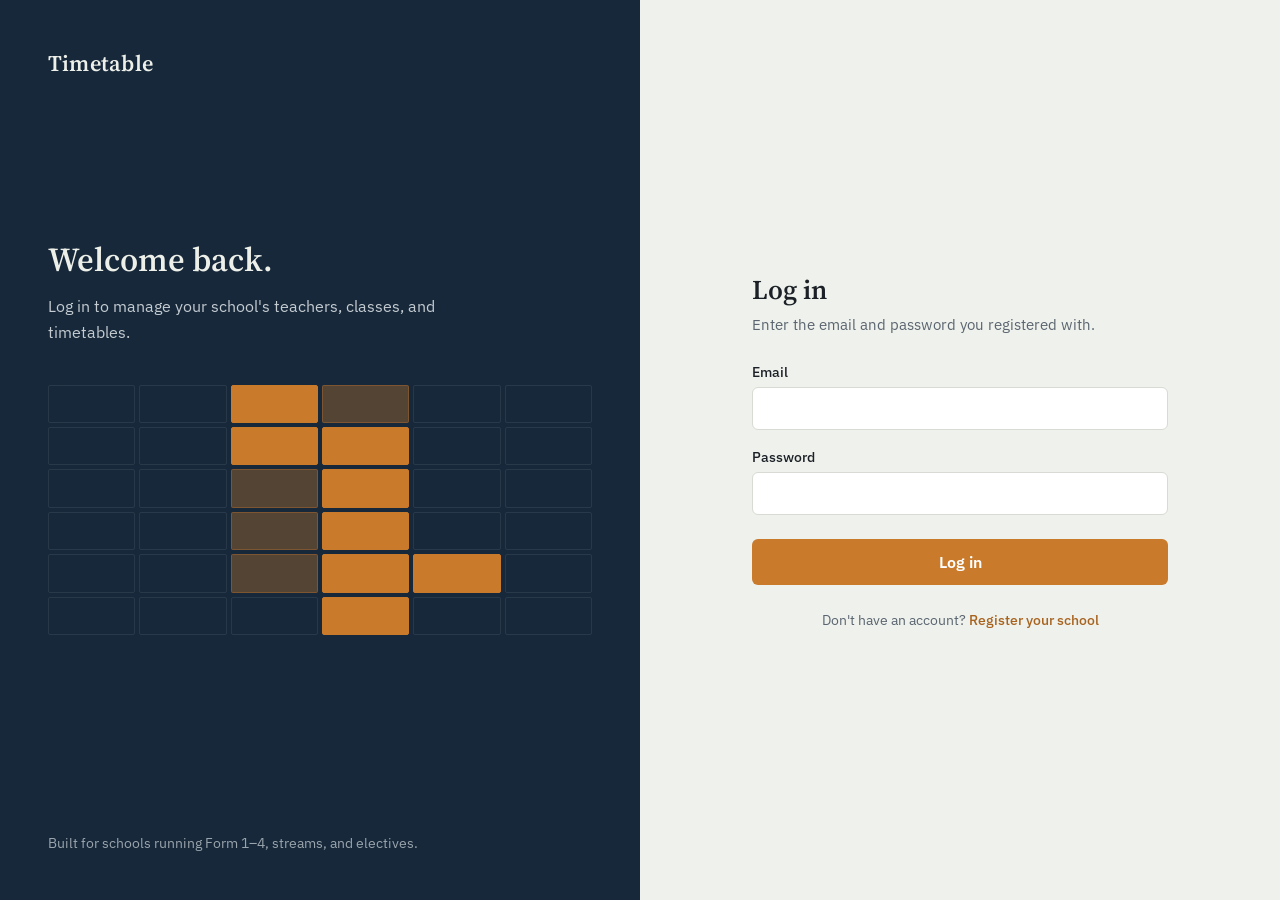
<file: Frontend/periods.html>
<!DOCTYPE html>
<html lang="en">
<head>
  <meta charset="UTF-8">
  <meta name="viewport" content="width=device-width, initial-scale=1">
  <title>Weekly Periods — School Timetable System</title>
  <link rel="stylesheet" href="periods.css">
</head>
<body>
  <div class="app-shell">
    <aside class="sidebar">
      <div class="sidebar__brand">
        Timetable
        <span id="schoolNameTag">Loading…</span>
      </div>

      <div class="sidebar__label">SETUP</div>
      <nav class="sidebar__nav">
        <a href="dashboard.html" class="sidebar__link">
          <span class="sidebar__step-num">1</span> School overview
        </a>
        <a href="forms-classes.html" class="sidebar__link">
          <span class="sidebar__step-num">2</span> Grades &amp; streams
        </a>
        <a href="teachers.html" class="sidebar__link">
          <span class="sidebar__step-num">3</span> Teachers
        </a>
        <a href="subjects.html" class="sidebar__link">
          <span class="sidebar__step-num">4</span> Subjects &amp; requirements
        </a>
        <a href="option-blocks.html" class="sidebar__link">
          <span class="sidebar__step-num">5</span> Electives
        </a>
        <a href="constraints.html" class="sidebar__link">
          <span class="sidebar__step-num">6</span> Teacher constraints
        </a>
        <a href="periods.html" class="sidebar__link active">
          <span class="sidebar__step-num">7</span> Weekly periods
        </a>
        <a href="generate.html" class="sidebar__link">
          <span class="sidebar__step-num">8</span> Generate &amp; view timetable
        </a>
      </nav>

      <div class="sidebar__term">
        <div class="sidebar__term-label">ACTIVE TERM</div>
        <div class="sidebar__term-value" id="termValue">—</div>
      </div>
    </aside>

    <main class="main">
      <div class="main__header">
        <div>
          <div class="main__breadcrumb">Setup / Weekly periods</div>
          <h1 class="main__title">Weekly periods</h1>
          <p class="main__subtitle">Define your school day once — this structure repeats Monday through Friday.</p>
        </div>
      </div>

      <div class="error-banner-inline" id="errorBanner" style="display:none; background:#FBEAE9; color:#B3261E; border:1px solid rgba(179,38,30,0.25); border-radius:6px; padding:0.7rem 0.9rem; font-size:0.88rem; margin-bottom:1.2rem;"></div>

      <form class="period-form" id="periodForm">
        <div class="field">
          <label for="labelInput">Label</label>
          <input type="text" id="labelInput" placeholder="e.g. Lesson 1" required>
        </div>
        <div class="field">
          <label for="startInput">Start time</label>
          <input type="time" id="startInput" required>
        </div>
        <div class="field">
          <label for="endInput">End time</label>
          <input type="time" id="endInput" required>
        </div>
        <div class="field checkbox-field">
          <input type="checkbox" id="teachingCheckbox" checked>
          <label for="teachingCheckbox" style="margin:0;">This is a teaching period</label>
        </div>
        <button type="submit" class="btn-primary">Add period</button>
      </form>

      <table class="teacher-table">
        <thead>
          <tr>
            <th>Label</th>
            <th>Start</th>
            <th>End</th>
            <th>Type</th>
            <th></th>
          </tr>
        </thead>
        <tbody id="periodTableBody">
          <tr><td colspan="5" class="loading-text">Loading…</td></tr>
        </tbody>
      </table>
    </main>
  </div>

  <script src="common.js"></script>
  <script>
    let schoolId = null;

    function showErr(msg) {
      const el = document.getElementById("errorBanner");
      el.textContent = msg;
      el.style.display = "block";
    }
    function hideErr() {
      document.getElementById("errorBanner").style.display = "none";
    }

    function formatTime(t) {
      // backend returns "HH:MM:SS" — trim seconds for display
      return t ? t.slice(0, 5) : "—";
    }

    function prefillStartTime(periods) {
      const startInput = document.getElementById("startInput");
      if (periods.length === 0) {
        startInput.value = "";
        return;
      }
      // periods come back ordered by startTime — the last one is the latest in the day so far
      const lastPeriod = periods[periods.length - 1];
      startInput.value = formatTime(lastPeriod.endTime);
    }

    async function loadPeriods() {
      const res = await fetch(`${API_BASE}/schools/${schoolId}/periods`, { credentials: "include" });
      const periods = await res.json();
      const body = document.getElementById("periodTableBody");

      prefillStartTime(periods);

      if (periods.length === 0) {
        body.innerHTML = `<tr><td colspan="5" class="loading-text">No periods yet — add your first one above.</td></tr>`;
        return;
      }

      body.innerHTML = periods.map(p => `
        <tr>
          <td class="name-cell">${p.label}</td>
          <td>${formatTime(p.startTime)}</td>
          <td>${formatTime(p.endTime)}</td>
          <td><span class="type-pill ${p.isTeachingPeriod ? "teaching" : "break"}">${p.isTeachingPeriod ? "Teaching" : "Break"}</span></td>
          <td>
            <button data-remove="${p.id}" style="background:none; border:none; color:var(--color-text-muted); cursor:pointer; font-size:0.85rem;">Remove</button>
          </td>
        </tr>
      `).join("");

      body.querySelectorAll("[data-remove]").forEach(btn => {
        btn.addEventListener("click", async () => {
          hideErr();
          try {
            const res = await fetch(`${API_BASE}/schools/${schoolId}/periods/${btn.dataset.remove}`, {
              method: "DELETE", credentials: "include",
            });
            if (!res.ok) throw new Error("Could not remove period");
            loadPeriods();
          } catch (err) {
            showErr(err.message);
          }
        });
      });
    }

    document.getElementById("periodForm").addEventListener("submit", async (e) => {
      e.preventDefault();
      hideErr();

      const payload = {
        label: document.getElementById("labelInput").value.trim(),
        startTime: document.getElementById("startInput").value,
        endTime: document.getElementById("endInput").value,
        isTeachingPeriod: document.getElementById("teachingCheckbox").checked,
      };

      try {
        const res = await fetch(`${API_BASE}/schools/${schoolId}/periods`, {
          method: "POST",
          headers: { "Content-Type": "application/json" },
          credentials: "include",
          body: JSON.stringify(payload),
        });
        const data = await res.json();
        if (!res.ok) throw new Error(data.error || "Could not add period");
        document.getElementById("periodForm").reset();
        document.getElementById("teachingCheckbox").checked = true;
        loadPeriods();
      } catch (err) {
        showErr(err.message);
      }
    });

    (async function init() {
      schoolId = await requireAuth();
      if (!schoolId) return;

      const schoolRes = await fetch(`${API_BASE}/schools/${schoolId}`, { credentials: "include" });
      if (schoolRes.ok) {
        const school = await schoolRes.json();
        document.getElementById("schoolNameTag").textContent = school.name;
      }

      const termRes = await fetch(`${API_BASE}/schools/${schoolId}/current-term`, { credentials: "include" });
      if (termRes.ok) {
        const term = await termRes.json();
        document.getElementById("termValue").textContent = `${term.term_name} · ${term.academic_year}`;
      }

      loadPeriods();
    })();
  </script>
</body>
</html>
</file>
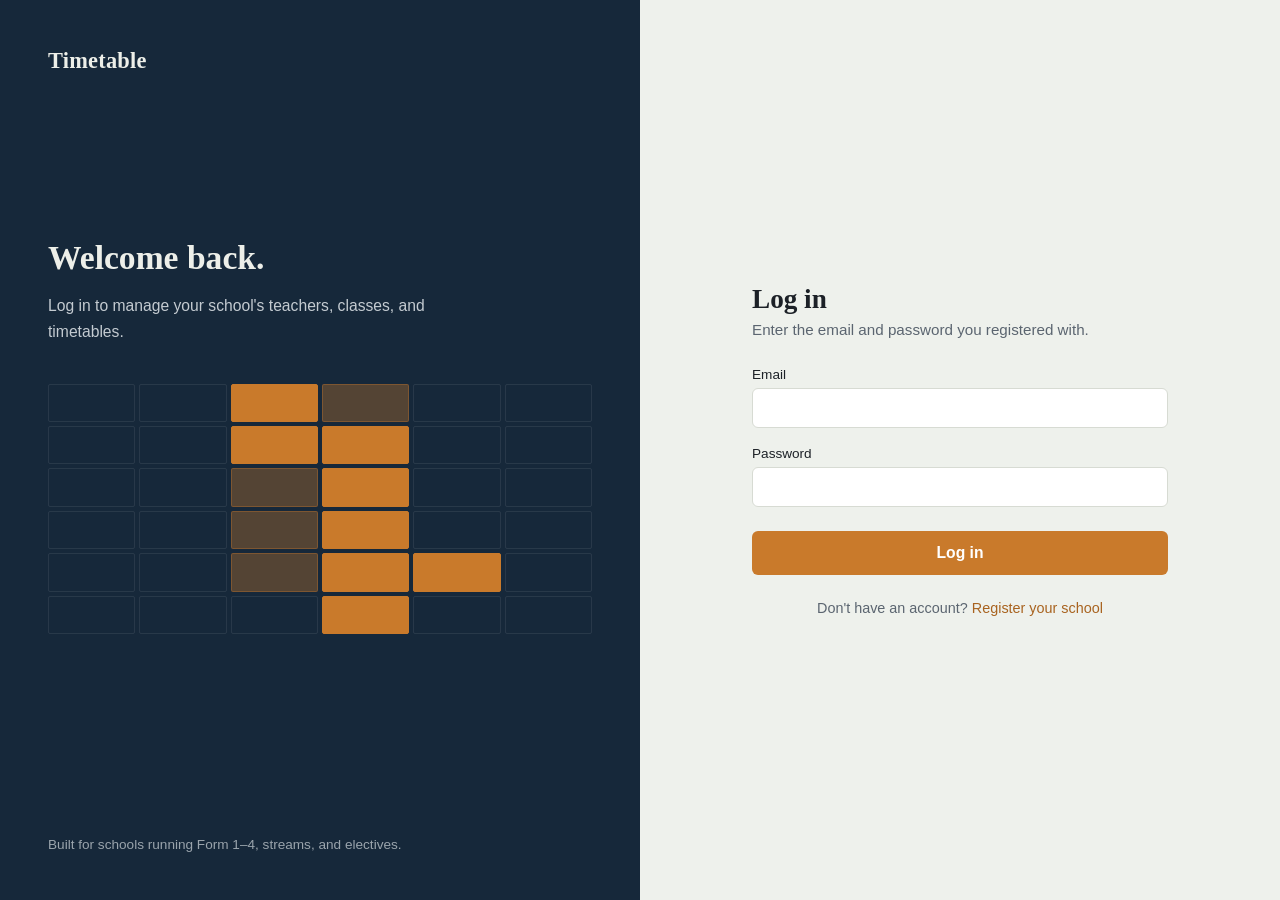
<file: Frontend/subjects.html>
<!DOCTYPE html>
<html lang="en">
<head>
  <meta charset="UTF-8">
  <meta name="viewport" content="width=device-width, initial-scale=1">
  <title>Subjects & Requirements — School Timetable System</title>
  <link rel="stylesheet" href="subjects.css">
</head>
<body>
  <div class="app-shell">
    <aside class="sidebar">
      <div class="sidebar__brand">
        Timetable
        <span id="schoolNameTag">Loading…</span>
      </div>

      <div class="sidebar__label">SETUP</div>
      <nav class="sidebar__nav">
        <a href="dashboard.html" class="sidebar__link">
          <span class="sidebar__step-num">1</span> School overview
        </a>
        <a href="forms-classes.html" class="sidebar__link">
          <span class="sidebar__step-num">2</span> Grades &amp; streams
        </a>
        <a href="teachers.html" class="sidebar__link">
          <span class="sidebar__step-num">3</span> Teachers
        </a>
        <a href="subjects.html" class="sidebar__link active">
          <span class="sidebar__step-num">4</span> Subjects &amp; requirements
        </a>
        <a href="option-blocks.html" class="sidebar__link">
          <span class="sidebar__step-num">5</span> Electives
        </a>
        <a href="constraints.html" class="sidebar__link">
          <span class="sidebar__step-num">6</span> Teacher constraints
        </a>
        <a href="periods.html" class="sidebar__link">
          <span class="sidebar__step-num">7</span> Weekly periods
        </a>
        <a href="generate.html" class="sidebar__link">
          <span class="sidebar__step-num">8</span> Generate &amp; view timetable
        </a>
      </nav>

      <div class="sidebar__term">
        <div class="sidebar__term-label">ACTIVE TERM</div>
        <div class="sidebar__term-value" id="termValue">—</div>
      </div>
    </aside>

    <main class="main">
      <div class="main__header">
        <div>
          <div class="main__breadcrumb">Setup / Subjects &amp; requirements</div>
          <h1 class="main__title">Subjects &amp; lesson requirements</h1>
          <p class="main__subtitle">Add subjects, then define how often each must appear per grade — and who teaches it.</p>
        </div>
      </div>

      <div class="error-banner-inline" id="errorBanner" style="display:none; background:#FBEAE9; color:#B3261E; border:1px solid rgba(179,38,30,0.25); border-radius:6px; padding:0.7rem 0.9rem; font-size:0.88rem; margin-bottom:1.2rem;"></div>

      <!-- Subjects -->
      <h2 class="section-title">Subjects</h2>
      <form class="add-subject-form" id="addSubjectForm">
        <input type="text" id="subjectNameInput" placeholder="Subject name, e.g. Chemistry" required>
        <select id="subjectResourceInput">
          <option value="">No resource required</option>
        </select>
        <button type="button" class="small-link-btn" id="toggleNewResource" style="margin:0; align-self:center;">+ New resource</button>
        <button type="submit" class="btn-primary">Add subject</button>
      </form>

      <div id="newResourceForm" style="display:none; background:var(--color-surface); border:1px solid var(--color-border); border-radius:8px; padding:1rem; margin-bottom:1.4rem;">
        <div style="display:flex; gap:0.6rem; align-items:flex-end; flex-wrap:wrap;">
          <div>
            <label style="display:block; font-size:0.8rem; color:var(--color-text-muted); margin-bottom:0.3rem;">Resource name</label>
            <input type="text" id="newResourceName" placeholder="e.g. Chemistry Lab" style="font-size:0.9rem; padding:0.55rem 0.75rem; border:1px solid var(--color-border); border-radius:6px;">
          </div>
          <div>
            <label style="display:block; font-size:0.8rem; color:var(--color-text-muted); margin-bottom:0.3rem;">Capacity</label>
            <input type="number" id="newResourceCapacity" value="1" min="1" style="width:6rem; font-size:0.9rem; padding:0.55rem 0.75rem; border:1px solid var(--color-border); border-radius:6px;">
          </div>
          <button type="button" class="btn-primary" id="saveNewResource">Save resource</button>
          <button type="button" class="btn-secondary" id="cancelNewResource" style="background:none; border:1px solid var(--color-border); border-radius:6px; padding:0.6rem 1rem; font-size:0.88rem; cursor:pointer;">Cancel</button>
        </div>
        <p class="field-hint" style="margin-top:0.5rem;">A resource is a shared space with limited capacity — e.g. one Chemistry Lab means two classes can't have double Chemistry at the same time.</p>
      </div>

      <div class="subject-chip-list" id="subjectChipList">
        <p class="loading-text">Loading…</p>
      </div>

      <!-- Requirements -->
      <h2 class="section-title">Lesson requirements</h2>
      <form class="add-subject-form" id="addRequirementForm">
        <select id="reqSubjectSelect" required>
          <option value="">Subject…</option>
        </select>
        <select id="reqGradeSelect" required>
          <option value="">Grade…</option>
        </select>
        <input type="number" id="reqLessonsInput" placeholder="Lessons/week" min="1" required style="width:8rem;">
        <input type="number" id="reqDoublesInput" placeholder="Doubles/week" min="0" style="width:8rem;">
        <input type="number" id="reqMaxPerDayInput" placeholder="Max/day" min="1" style="width:7rem;">
        <button type="submit" class="btn-primary">Add requirement</button>
      </form>

      <table class="teacher-table">
        <thead>
          <tr>
            <th>Subject</th>
            <th>Grade</th>
            <th>Lessons/week</th>
            <th>Doubles/week</th>
            <th>Max/day</th>
            <th>Assigned teacher(s)</th>
            <th></th>
          </tr>
        </thead>
        <tbody id="reqTableBody">
          <tr><td colspan="7" class="loading-text">Loading…</td></tr>
        </tbody>
      </table>
    </main>
  </div>

  <script src="common.js"></script>
  <script>
    let schoolId = null;
    let subjects = [];
    let grades = [];
    let teachers = [];

    function showErr(msg) {
      const el = document.getElementById("errorBanner");
      el.textContent = msg;
      el.style.display = "block";
    }
    function hideErr() {
      document.getElementById("errorBanner").style.display = "none";
    }

    // ---------- subjects ----------

    async function loadSubjects() {
      const [subjectsRes, resourcesRes] = await Promise.all([
        fetch(`${API_BASE}/schools/${schoolId}/subjects`, { credentials: "include" }),
        fetch(`${API_BASE}/schools/${schoolId}/resources`, { credentials: "include" }),
      ]);
      subjects = await subjectsRes.json();
      const resources = resourcesRes.ok ? await resourcesRes.json() : [];

      const resourceSelect = document.getElementById("subjectResourceInput");
      resourceSelect.innerHTML = `<option value="">No resource required</option>` +
        resources.map(r => `<option value="${r.id}">${r.name}</option>`).join("");

      const chipList = document.getElementById("subjectChipList");
      chipList.innerHTML = subjects.length
        ? subjects.map(s => `
            <span class="subject-chip">
              ${s.name}
              <button data-remove-subject="${s.id}">✕</button>
            </span>
          `).join("")
        : `<p class="loading-text">No subjects yet — add your first one above.</p>`;

      chipList.querySelectorAll("[data-remove-subject]").forEach(btn => {
        btn.addEventListener("click", async () => {
          hideErr();
          try {
            const res = await fetch(`${API_BASE}/schools/${schoolId}/subjects/${btn.dataset.removeSubject}`, {
              method: "DELETE", credentials: "include",
            });
            if (!res.ok) throw new Error("Could not remove subject — it may still have requirements linked to it");
            await loadSubjects();
            await loadRequirements();
          } catch (err) {
            showErr(err.message);
          }
        });
      });

      // populate requirement-form subject dropdown
      const reqSubjectSelect = document.getElementById("reqSubjectSelect");
      reqSubjectSelect.innerHTML = `<option value="">Subject…</option>` +
        subjects.map(s => `<option value="${s.id}">${s.name}</option>`).join("");
    }

    document.getElementById("toggleNewResource").addEventListener("click", () => {
      const form = document.getElementById("newResourceForm");
      form.style.display = form.style.display === "block" ? "none" : "block";
    });

    document.getElementById("cancelNewResource").addEventListener("click", () => {
      document.getElementById("newResourceForm").style.display = "none";
      document.getElementById("newResourceName").value = "";
      document.getElementById("newResourceCapacity").value = "1";
    });

    document.getElementById("saveNewResource").addEventListener("click", async () => {
      hideErr();
      const name = document.getElementById("newResourceName").value.trim();
      const capacity = parseInt(document.getElementById("newResourceCapacity").value) || 1;
      if (!name) {
        showErr("Enter a resource name.");
        return;
      }
      try {
        const res = await fetch(`${API_BASE}/schools/${schoolId}/resources`, {
          method: "POST",
          headers: { "Content-Type": "application/json" },
          credentials: "include",
          body: JSON.stringify({ name, capacity }),
        });
        const data = await res.json();
        if (!res.ok) throw new Error(data.error || "Could not add resource");

        await loadSubjects(); // refreshes the resource dropdown too
        document.getElementById("subjectResourceInput").value = data.id;
        document.getElementById("newResourceForm").style.display = "none";
        document.getElementById("newResourceName").value = "";
        document.getElementById("newResourceCapacity").value = "1";
      } catch (err) {
        showErr(err.message);
      }
    });

    document.getElementById("addSubjectForm").addEventListener("submit", async (e) => {
      e.preventDefault();
      hideErr();
      const name = document.getElementById("subjectNameInput").value.trim();
      const requiresResourceId = document.getElementById("subjectResourceInput").value || null;
      try {
        const res = await fetch(`${API_BASE}/schools/${schoolId}/subjects`, {
          method: "POST",
          headers: { "Content-Type": "application/json" },
          credentials: "include",
          body: JSON.stringify({ name, requiresResourceId }),
        });
        const data = await res.json();
        if (!res.ok) throw new Error(data.error || "Could not add subject");
        document.getElementById("subjectNameInput").value = "";
        loadSubjects();
      } catch (err) {
        showErr(err.message);
      }
    });

    // ---------- grades (for dropdown) ----------

    async function loadGrades() {
      const res = await fetch(`${API_BASE}/schools/${schoolId}/grades`, { credentials: "include" });
      grades = await res.json();
      const select = document.getElementById("reqGradeSelect");
      select.innerHTML = `<option value="">Grade…</option>` +
        grades.map(g => `<option value="${g.id}">${g.grade_name}</option>`).join("");
    }

    // ---------- teachers (for assign dropdown) ----------

    async function loadTeachersList() {
      const res = await fetch(`${API_BASE}/schools/${schoolId}/teachers`, { credentials: "include" });
      teachers = await res.json();
    }

    // ---------- requirements ----------

    async function loadRequirements() {
      const res = await fetch(`${API_BASE}/schools/${schoolId}/requirements`, { credentials: "include" });
      const requirements = await res.json();
      const body = document.getElementById("reqTableBody");

      if (requirements.length === 0) {
        body.innerHTML = `<tr><td colspan="7" class="loading-text">No requirements yet — add one above.</td></tr>`;
        return;
      }

      body.innerHTML = requirements.map(r => `
        <tr>
          <td class="name-cell">${r.subjectName}</td>
          <td>${r.gradeName}</td>
          <td>${r.lessonsPerWeek}</td>
          <td>${r.doublesPerWeek || 0}</td>
          <td>${r.maxLessonsPerDay ?? "—"}</td>
          <td>
            <div class="teacher-chips" id="teacherChips-${r.id}">
              ${r.teachers.length
                ? r.teachers.map(t => `
                    <span class="teacher-chip">
                      ${t.teacherName} (${t.streamName})
                      <button data-unassign="${t.assignmentId}">✕</button>
                    </span>
                  `).join("")
                : `<span class="loading-text">None yet</span>`
              }
            </div>
            <button class="small-link-btn" data-toggle-assign="${r.id}" data-grade-id="${r.gradeId}" data-subject-id="${r.subjectId}">+ Assign teacher</button>
            <div class="assign-row" id="assignRow-${r.id}" style="display:none;"></div>
          </td>
          <td>
            <button class="row-actions" data-remove-req="${r.id}" style="border:none; background:none; color:var(--color-text-muted); cursor:pointer; font-size:0.82rem;">Remove</button>
          </td>
        </tr>
      `).join("");

      body.querySelectorAll("[data-remove-req]").forEach(btn => {
        btn.addEventListener("click", async () => {
          hideErr();
          try {
            const res = await fetch(`${API_BASE}/schools/${schoolId}/requirements/${btn.dataset.removeReq}`, {
              method: "DELETE", credentials: "include",
            });
            if (!res.ok) throw new Error("Could not remove requirement");
            loadRequirements();
          } catch (err) {
            showErr(err.message);
          }
        });
      });

      body.querySelectorAll("[data-unassign]").forEach(btn => {
        btn.addEventListener("click", async () => {
          hideErr();
          const assignmentId = btn.dataset.unassign;
          // find the teacher id from a sibling attribute isn't stored — use a lookup endpoint via teacherId isn't known here,
          // so we call the assignment delete route directly using its own id (route is scoped under /teachers/<teacherId>/assignments/<id>,
          // but since we don't have teacherId handy here, add a school-scoped delete instead — see note below)
          try {
            const res = await fetch(`${API_BASE}/assignments/${assignmentId}`, {
              method: "DELETE", credentials: "include",
            });
            if (!res.ok) throw new Error("Could not remove assignment");
            loadRequirements();
          } catch (err) {
            showErr(err.message);
          }
        });
      });

      body.querySelectorAll("[data-toggle-assign]").forEach(btn => {
        btn.addEventListener("click", () => openAssignRow(btn.dataset.toggleAssign, btn.dataset.gradeId, btn.dataset.subjectId));
      });
    }

    async function openAssignRow(reqId, gradeId, subjectId) {
      const row = document.getElementById(`assignRow-${reqId}`);
      if (row.style.display === "flex") {
        row.style.display = "none";
        return;
      }

      const streamsRes = await fetch(`${API_BASE}/schools/${schoolId}/grades/${gradeId}/streams`, { credentials: "include" });
      const streams = await streamsRes.json();

      row.innerHTML = `
        <select id="assignTeacher-${reqId}">
          <option value="">Teacher…</option>
          ${teachers.map(t => `<option value="${t.id}">${t.name}</option>`).join("")}
        </select>
        <select id="assignStream-${reqId}">
          <option value="">Stream…</option>
          ${streams.map(s => `<option value="${s.id}">${s.streamName}</option>`).join("")}
        </select>
        <button data-confirm-assign="${reqId}" data-subject-id="${subjectId}">Assign</button>
      `;
      row.style.display = "flex";

      row.querySelector("[data-confirm-assign]").addEventListener("click", async () => {
        hideErr();
        const teacherId = document.getElementById(`assignTeacher-${reqId}`).value;
        const streamId = document.getElementById(`assignStream-${reqId}`).value;
        if (!teacherId || !streamId) {
          showErr("Choose both a teacher and a stream.");
          return;
        }
        try {
          const res = await fetch(`${API_BASE}/teachers/${teacherId}/assignments`, {
            method: "POST",
            headers: { "Content-Type": "application/json" },
            credentials: "include",
            body: JSON.stringify({ subjectId: parseInt(subjectId), streamId: parseInt(streamId) }),
          });
          const data = await res.json();
          if (!res.ok) throw new Error(data.error || "Could not assign teacher");
          loadRequirements();
        } catch (err) {
          showErr(err.message);
        }
      });
    }

    document.getElementById("addRequirementForm").addEventListener("submit", async (e) => {
      e.preventDefault();
      hideErr();
      const payload = {
        subjectId: parseInt(document.getElementById("reqSubjectSelect").value),
        gradeId: parseInt(document.getElementById("reqGradeSelect").value),
        lessonsPerWeek: parseInt(document.getElementById("reqLessonsInput").value),
        doublesPerWeek: parseInt(document.getElementById("reqDoublesInput").value || 0),
        maxLessonsPerDay: document.getElementById("reqMaxPerDayInput").value
          ? parseInt(document.getElementById("reqMaxPerDayInput").value) : null,
      };
      try {
        const res = await fetch(`${API_BASE}/schools/${schoolId}/requirements`, {
          method: "POST",
          headers: { "Content-Type": "application/json" },
          credentials: "include",
          body: JSON.stringify(payload),
        });
        const data = await res.json();
        if (!res.ok) throw new Error(data.error || "Could not add requirement");
        document.getElementById("addRequirementForm").reset();
        loadRequirements();
      } catch (err) {
        showErr(err.message);
      }
    });

    (async function init() {
      schoolId = await requireAuth();
      if (!schoolId) return;

      const schoolRes = await fetch(`${API_BASE}/schools/${schoolId}`, { credentials: "include" });
      if (schoolRes.ok) {
        const school = await schoolRes.json();
        document.getElementById("schoolNameTag").textContent = school.name;
      }

      const termRes = await fetch(`${API_BASE}/schools/${schoolId}/current-term`, { credentials: "include" });
      if (termRes.ok) {
        const term = await termRes.json();
        document.getElementById("termValue").textContent = `${term.term_name} · ${term.academic_year}`;
      }

      await Promise.all([loadSubjects(), loadGrades(), loadTeachersList()]);
      await loadRequirements();
    })();
  </script>
</body>
</html>
</file>
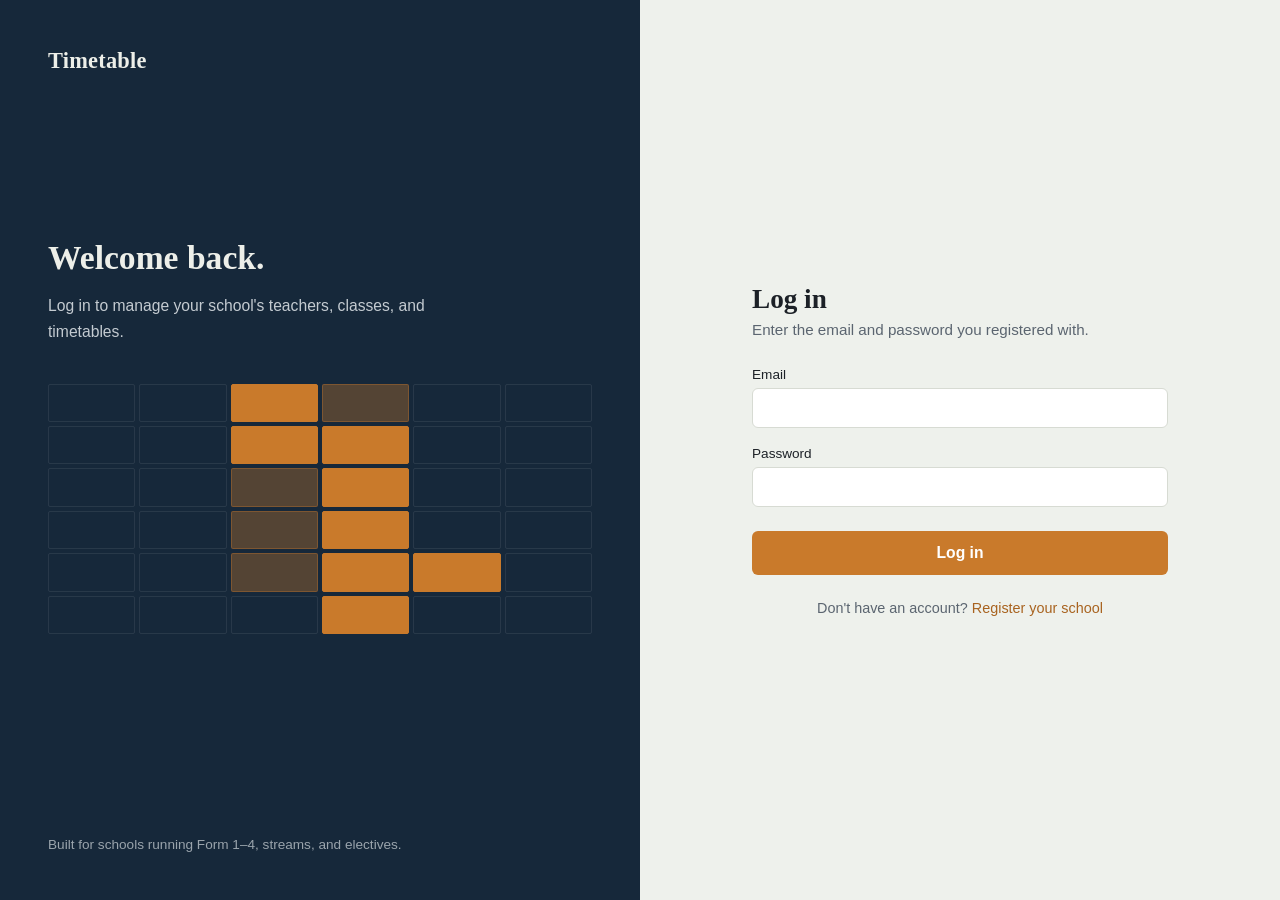
<file: Frontend/teachers.html>
<!DOCTYPE html>
<html lang="en">
<head>
  <meta charset="UTF-8">
  <meta name="viewport" content="width=device-width, initial-scale=1">
  <title>Teachers — School Timetable System</title>
  <link rel="stylesheet" href="teachers.css">
</head>
<body>
  <div class="app-shell">
    <aside class="sidebar">
      <div class="sidebar__brand">
        Timetable
        <span id="schoolNameTag">Loading…</span>
      </div>

      <div class="sidebar__label">SETUP</div>
      <nav class="sidebar__nav">
        <a href="dashboard.html" class="sidebar__link">
          <span class="sidebar__step-num">1</span> School overview
        </a>
        <a href="forms-classes.html" class="sidebar__link">
          <span class="sidebar__step-num">2</span> Grades &amp; streams
        </a>
        <a href="teachers.html" class="sidebar__link active">
          <span class="sidebar__step-num">3</span> Teachers
        </a>
        <a href="subjects.html" class="sidebar__link">
          <span class="sidebar__step-num">4</span> Subjects &amp; requirements
        </a>
        <a href="option-blocks.html" class="sidebar__link">
          <span class="sidebar__step-num">5</span> Electives
        </a>
        <a href="constraints.html" class="sidebar__link">
          <span class="sidebar__step-num">6</span> Teacher constraints
        </a>
        <a href="periods.html" class="sidebar__link">
          <span class="sidebar__step-num">7</span> Weekly periods
        </a>
        <a href="generate.html" class="sidebar__link">
          <span class="sidebar__step-num">8</span> Generate &amp; view timetable
        </a>
      </nav>

      <div class="sidebar__term">
        <div class="sidebar__term-label">ACTIVE TERM</div>
        <div class="sidebar__term-value" id="termValue">—</div>
      </div>
    </aside>

    <main class="main">
      <div class="main__header">
        <div>
          <div class="main__breadcrumb">Setup / Teachers</div>
          <h1 class="main__title">Teacher management</h1>
          <p class="main__subtitle">Add teachers here, then assign their subjects and classes from Subjects &amp; requirements.</p>
        </div>
        <button class="btn-primary" id="openAddModal">+ Add teacher</button>
      </div>

      <div class="error-banner-inline" id="errorBanner" style="display:none; background:#FBEAE9; color:#B3261E; border:1px solid rgba(179,38,30,0.25); border-radius:6px; padding:0.7rem 0.9rem; font-size:0.88rem; margin-bottom:1.2rem;"></div>

      <div class="toolbar">
        <div class="search-box">
          <input type="text" id="searchInput" placeholder="Search by name or subject">
        </div>
        <div class="toolbar__stats">
          <span class="badge" id="teacherCountBadge">0 teachers</span>
        </div>
      </div>

      <table class="teacher-table">
        <thead>
          <tr>
            <th>Teacher</th>
            <th>Subjects</th>
            <th>Classes taught</th>
            <th>Weekly load</th>
            <th></th>
          </tr>
        </thead>
        <tbody id="teacherTableBody">
          <tr><td colspan="5" class="loading-text">Loading…</td></tr>
        </tbody>
      </table>
    </main>
  </div>

  <!-- add / edit modal -->
  <div class="modal-overlay" id="modalOverlay">
    <div class="modal">
      <h3 id="modalTitle">Add teacher</h3>
      <form id="teacherForm">
        <input type="hidden" id="editingTeacherId">
        <div class="field">
          <label for="teacherName">Full name</label>
          <input type="text" id="teacherName" required>
        </div>
        <div class="field">
          <label for="teacherPhone">Phone number</label>
          <input type="tel" id="teacherPhone">
        </div>
        <div class="modal-actions">
          <button type="button" class="btn-secondary" id="cancelModal">Cancel</button>
          <button type="submit" class="btn-primary">Save</button>
        </div>
      </form>
    </div>
  </div>

  <script src="common.js"></script>
  <script>
    let schoolId = null;
    let allTeachers = [];

    function showErr(msg) {
      const el = document.getElementById("errorBanner");
      el.textContent = msg;
      el.style.display = "block";
    }
    function hideErr() {
      document.getElementById("errorBanner").style.display = "none";
    }

    function renderTable(teachers) {
      const body = document.getElementById("teacherTableBody");

      if (teachers.length === 0) {
        body.innerHTML = `<tr><td colspan="5" class="loading-text">No teachers match your search.</td></tr>`;
        return;
      }

      body.innerHTML = teachers.map(t => `
        <tr>
          <td class="name-cell">${t.name}</td>
          <td class="${t.subjects.length ? "" : "muted"}">${t.subjects.length ? t.subjects.join(", ") : "No subjects assigned yet"}</td>
          <td class="${t.classes.length ? "" : "muted"}">${t.classes.length ? t.classes.join(", ") : "—"}</td>
          <td>${t.weeklyLoad} lesson${t.weeklyLoad === 1 ? "" : "s"} / week</td>
          <td>
            <div class="row-actions">
              <button data-edit="${t.id}" data-name="${t.name}" data-phone="${t.phonenumber || ""}">Edit</button>
              <button class="danger" data-remove="${t.id}">Remove</button>
            </div>
          </td>
        </tr>
      `).join("");

      body.querySelectorAll("[data-edit]").forEach(btn => {
        btn.addEventListener("click", () => openModal(btn.dataset.edit, btn.dataset.name, btn.dataset.phone));
      });

      body.querySelectorAll("[data-remove]").forEach(btn => {
        btn.addEventListener("click", async () => {
          if (!confirm("Remove this teacher? This cannot be undone.")) return;
          hideErr();
          try {
            const res = await fetch(`${API_BASE}/schools/${schoolId}/teachers/${btn.dataset.remove}`, {
              method: "DELETE",
              credentials: "include",
            });
            if (!res.ok) throw new Error("Could not remove teacher");
            loadTeachers();
          } catch (err) {
            showErr(err.message);
          }
        });
      });
    }

    async function loadTeachers() {
      const res = await fetch(`${API_BASE}/schools/${schoolId}/teachers/overview`, { credentials: "include" });
      allTeachers = await res.json();
      document.getElementById("teacherCountBadge").textContent =
        `${allTeachers.length} teacher${allTeachers.length === 1 ? "" : "s"}`;
      renderTable(allTeachers);
    }

    document.getElementById("searchInput").addEventListener("input", (e) => {
      const term = e.target.value.trim().toLowerCase();
      if (!term) {
        renderTable(allTeachers);
        return;
      }
      const filtered = allTeachers.filter(t =>
        t.name.toLowerCase().includes(term) ||
        t.subjects.some(s => s.toLowerCase().includes(term))
      );
      renderTable(filtered);
    });

    function openModal(id = null, name = "", phone = "") {
      document.getElementById("modalTitle").textContent = id ? "Edit teacher" : "Add teacher";
      document.getElementById("editingTeacherId").value = id || "";
      document.getElementById("teacherName").value = name;
      document.getElementById("teacherPhone").value = phone;
      document.getElementById("modalOverlay").classList.add("visible");
    }

    function closeModal() {
      document.getElementById("modalOverlay").classList.remove("visible");
      document.getElementById("teacherForm").reset();
    }

    document.getElementById("openAddModal").addEventListener("click", () => openModal());
    document.getElementById("cancelModal").addEventListener("click", closeModal);

    document.getElementById("teacherForm").addEventListener("submit", async (e) => {
      e.preventDefault();
      hideErr();

      const id = document.getElementById("editingTeacherId").value;
      const name = document.getElementById("teacherName").value.trim();
      const phonenumber = document.getElementById("teacherPhone").value.trim();

      try {
        const res = await fetch(
          id ? `${API_BASE}/schools/${schoolId}/teachers/${id}` : `${API_BASE}/schools/${schoolId}/teachers`,
          {
            method: id ? "PATCH" : "POST",
            headers: { "Content-Type": "application/json" },
            credentials: "include",
            body: JSON.stringify({ name, phonenumber }),
          }
        );
        const data = await res.json();
        if (!res.ok) throw new Error(data.error || "Could not save teacher");
        closeModal();
        loadTeachers();
      } catch (err) {
        showErr(err.message);
      }
    });

    (async function init() {
      schoolId = await requireAuth();
      if (!schoolId) return;

      const schoolRes = await fetch(`${API_BASE}/schools/${schoolId}`, { credentials: "include" });
      if (schoolRes.ok) {
        const school = await schoolRes.json();
        document.getElementById("schoolNameTag").textContent = school.name;
      }

      const termRes = await fetch(`${API_BASE}/schools/${schoolId}/current-term`, { credentials: "include" });
      if (termRes.ok) {
        const term = await termRes.json();
        document.getElementById("termValue").textContent = `${term.term_name} · ${term.academic_year}`;
      }

      loadTeachers();
    })();
  </script>
</body>
</html>
</file>
<file: Frontend/style.css>
@import url('https://fonts.googleapis.com/css2?family=Source+Serif+4:opsz,wght@8..60,400;8..60,600&family=IBM+Plex+Sans:wght@400;500;600&display=swap');

:root {
  --color-bg: #EEF1EC;
  --color-panel: #16283A;
  --color-panel-line: rgba(255, 255, 255, 0.08);
  --color-accent: #C97A2B;
  --color-accent-dark: #A8631F;
  --color-surface: #FFFFFF;
  --color-text: #1C2127;
  --color-text-muted: #5B6570;
  --color-border: #D7DBD3;
  --color-error: #B3261E;
  --color-error-bg: #FBEAE9;

  --font-display: 'Source Serif 4', Georgia, serif;
  --font-body: 'IBM Plex Sans', 'Segoe UI', sans-serif;
}

* {
  box-sizing: border-box;
}

body {
  margin: 0;
  font-family: var(--font-body);
  color: var(--color-text);
  background: var(--color-bg);
}

.auth-shell {
  min-height: 100vh;
  display: grid;
  grid-template-columns: 1fr 1fr;
}

/* ---------- left panel ---------- */

.auth-visual {
  background: var(--color-panel);
  color: #EDEFE9;
  padding: 3rem;
  display: flex;
  flex-direction: column;
  justify-content: space-between;
  position: relative;
  overflow: hidden;
}

.auth-visual__brand {
  font-family: var(--font-display);
  font-size: 1.4rem;
  font-weight: 600;
  letter-spacing: 0.01em;
}

.auth-visual__copy {
  max-width: 26rem;
}

.auth-visual__copy h1 {
  font-family: var(--font-display);
  font-size: 2.1rem;
  font-weight: 600;
  line-height: 1.25;
  margin: 0 0 0.9rem;
}

.auth-visual__copy p {
  font-size: 0.98rem;
  line-height: 1.6;
  color: #C4CBD1;
  margin: 0;
}

.timetable-grid {
  display: grid;
  grid-template-columns: repeat(6, 1fr);
  grid-auto-rows: 2.4rem;
  gap: 4px;
  margin: 2.5rem 0;
}

.timetable-grid span {
  border: 1px solid var(--color-panel-line);
  border-radius: 2px;
}

.timetable-grid span.filled {
  background: var(--color-accent);
  border-color: var(--color-accent);
}

.timetable-grid span.filled-dim {
  background: rgba(201, 122, 43, 0.35);
  border-color: rgba(201, 122, 43, 0.35);
}

/* ---------- right panel ---------- */

.auth-form-panel {
  display: flex;
  align-items: center;
  justify-content: center;
  padding: 3rem 2rem;
}

.auth-card {
  width: 100%;
  max-width: 26rem;
}

.auth-card h2 {
  font-family: var(--font-display);
  font-size: 1.7rem;
  font-weight: 600;
  margin: 0 0 0.4rem;
}

.auth-card__subtitle {
  color: var(--color-text-muted);
  font-size: 0.95rem;
  margin: 0 0 1.8rem;
}

.field {
  margin-bottom: 1.1rem;
}

.field-row {
  display: grid;
  grid-template-columns: 1fr 1fr;
  gap: 1rem;
}

label {
  display: block;
  font-size: 0.85rem;
  font-weight: 500;
  margin-bottom: 0.4rem;
  color: var(--color-text);
}

input, select {
  width: 100%;
  font-family: var(--font-body);
  font-size: 0.95rem;
  padding: 0.65rem 0.8rem;
  border: 1px solid var(--color-border);
  border-radius: 6px;
  background: var(--color-surface);
  color: var(--color-text);
}

input:focus, select:focus {
  outline: 2px solid var(--color-accent);
  outline-offset: 1px;
  border-color: var(--color-accent);
}

.field-hint {
  font-size: 0.78rem;
  color: var(--color-text-muted);
  margin-top: 0.35rem;
}

button.primary {
  width: 100%;
  font-family: var(--font-body);
  font-size: 0.98rem;
  font-weight: 600;
  color: #fff;
  background: var(--color-accent);
  border: none;
  border-radius: 6px;
  padding: 0.8rem 1rem;
  cursor: pointer;
  margin-top: 0.4rem;
}

button.primary:hover {
  background: var(--color-accent-dark);
}

button.primary:disabled {
  background: #C9B8A6;
  cursor: not-allowed;
}

.auth-switch {
  margin-top: 1.6rem;
  font-size: 0.9rem;
  color: var(--color-text-muted);
  text-align: center;
}

.auth-switch a {
  color: var(--color-accent-dark);
  font-weight: 500;
  text-decoration: none;
}

.auth-switch a:hover {
  text-decoration: underline;
}

.error-banner {
  display: none;
  background: var(--color-error-bg);
  color: var(--color-error);
  border: 1px solid rgba(179, 38, 30, 0.25);
  border-radius: 6px;
  padding: 0.7rem 0.9rem;
  font-size: 0.88rem;
  margin-bottom: 1.2rem;
}

.error-banner.visible {
  display: block;
}

.generated-id {
  display: none;
  background: #F1F5F0;
  border: 1px solid #C9DCC5;
  border-radius: 6px;
  padding: 0.9rem;
  margin-bottom: 1.2rem;
  font-size: 0.9rem;
}

.generated-id.visible {
  display: block;
}

.generated-id strong {
  font-family: var(--font-display);
  font-size: 1.1rem;
  letter-spacing: 0.03em;
}

@media (max-width: 860px) {
  .auth-shell {
    grid-template-columns: 1fr;
  }

  .auth-visual {
    padding: 2rem;
  }

  .timetable-grid {
    margin: 1.5rem 0;
    grid-auto-rows: 1.8rem;
  }

  .auth-visual__copy h1 {
    font-size: 1.6rem;
  }
}
</file>
<file: Frontend/constraints.css>
@import url('layout.css');
@import url('teachers.css');

.rule-list {
  display: flex;
  flex-direction: column;
  gap: 0.8rem;
}

.rule-card {
  display: flex;
  justify-content: space-between;
  align-items: center;
  background: var(--color-surface);
  border: 1px solid var(--color-border);
  border-radius: 8px;
  padding: 1rem 1.2rem;
}

.rule-card__main {
  display: flex;
  flex-direction: column;
  gap: 0.2rem;
}

.rule-card__title {
  font-weight: 600;
  font-size: 0.95rem;
}

.rule-card__scope {
  font-size: 0.82rem;
  color: var(--color-text-muted);
}

.rule-card__right {
  display: flex;
  align-items: center;
  gap: 0.7rem;
}

.tag {
  font-size: 0.75rem;
  padding: 0.25rem 0.6rem;
  border-radius: 999px;
  font-weight: 500;
}

.tag.unavailable {
  background: #FBEAE9;
  color: #B3261E;
}

.tag.consecutive {
  background: #FBEAE9;
  color: #B3261E;
}

.info-panel {
  background: #F1F5F0;
  border: 1px solid #C9DCC5;
  border-radius: 8px;
  padding: 1rem 1.2rem;
  font-size: 0.87rem;
  color: #3B5C3A;
  margin-bottom: 1.6rem;
}

.form-card {
  background: var(--color-surface);
  border: 1px solid var(--color-border);
  border-radius: 10px;
  padding: 1.4rem;
  margin-bottom: 1.8rem;
}

.form-card .field-row-3 {
  display: grid;
  grid-template-columns: 1fr 1fr 1fr;
  gap: 1rem;
  margin-bottom: 1rem;
}

.form-card label {
  display: block;
  font-size: 0.8rem;
  color: var(--color-text-muted);
  margin-bottom: 0.3rem;
}

.form-card select, .form-card input {
  width: 100%;
  font-size: 0.9rem;
  padding: 0.55rem 0.75rem;
  border: 1px solid var(--color-border);
  border-radius: 6px;
}

.period-checks {
  display: flex;
  flex-wrap: wrap;
  gap: 0.5rem;
  margin-top: 0.4rem;
}

.period-checks label {
  display: flex;
  align-items: center;
  gap: 0.3rem;
  font-size: 0.82rem;
  color: var(--color-text);
  background: #F7F8F6;
  border: 1px solid var(--color-border);
  border-radius: 6px;
  padding: 0.35rem 0.6rem;
  width: auto;
}
</file>
<file: Frontend/dashboard.css>
@import url('layout.css');

/* dashboard.html — page-specific overrides go here.
   nothing unique yet; everything currently lives in layout.css */
</file>
<file: Frontend/forms-classes.css>
@import url('layout.css');

.grade-list {
  display: flex;
  flex-direction: column;
  gap: 1rem;
}

.grade-block {
  border: 1px solid var(--color-border);
  border-radius: 8px;
  overflow: hidden;
}

.grade-block__header {
  display: flex;
  justify-content: space-between;
  align-items: center;
  padding: 0.9rem 1.1rem;
  background: #F7F8F6;
}

.grade-block__title {
  font-family: var(--font-display);
  font-size: 1.05rem;
  font-weight: 600;
}

.icon-btn {
  background: none;
  border: none;
  color: var(--color-text-muted);
  font-size: 0.85rem;
  cursor: pointer;
  padding: 0.3rem 0.5rem;
}

.icon-btn:hover {
  color: var(--color-error);
}

.stream-chips {
  display: flex;
  flex-wrap: wrap;
  gap: 0.5rem;
  padding: 1rem 1.1rem;
}

.stream-chip {
  display: flex;
  align-items: center;
  gap: 0.5rem;
  background: var(--color-surface);
  border: 1px solid var(--color-border);
  border-radius: 999px;
  padding: 0.35rem 0.5rem 0.35rem 0.85rem;
  font-size: 0.88rem;
}

.stream-chip button {
  background: none;
  border: none;
  color: var(--color-text-muted);
  cursor: pointer;
  font-size: 0.9rem;
  line-height: 1;
  padding: 0.1rem 0.35rem;
}

.stream-chip button:hover {
  color: var(--color-error);
}

.inline-add-form {
  display: flex;
  gap: 0.6rem;
  padding: 0 1.1rem 1rem;
}

.inline-add-form input {
  flex: 1;
  font-size: 0.88rem;
  padding: 0.5rem 0.7rem;
  border: 1px solid var(--color-border);
  border-radius: 6px;
}

.inline-add-form button {
  font-size: 0.85rem;
  font-weight: 500;
  color: var(--color-accent-dark);
  background: none;
  border: 1px solid var(--color-accent);
  border-radius: 6px;
  padding: 0.5rem 0.9rem;
  cursor: pointer;
  white-space: nowrap;
}

.inline-add-form button:hover {
  background: var(--color-accent);
  color: #fff;
}

.top-add-form {
  display: flex;
  gap: 0.7rem;
  margin-bottom: 1.6rem;
}

.top-add-form input {
  flex: 1;
  max-width: 20rem;
  font-size: 0.92rem;
  padding: 0.65rem 0.85rem;
  border: 1px solid var(--color-border);
  border-radius: 6px;
}

.empty-state {
  color: var(--color-text-muted);
  font-size: 0.9rem;
  padding: 1.5rem;
  text-align: center;
}
</file>
<file: Frontend/option-blocks.css>
@import url('layout.css');
@import url('teachers.css');
@import url('subjects.css');

.grade-picker {
  display: flex;
  align-items: center;
  gap: 0.8rem;
  margin-bottom: 1.8rem;
}

.grade-picker select {
  font-size: 0.92rem;
  padding: 0.6rem 0.85rem;
  border: 1px solid var(--color-border);
  border-radius: 6px;
  min-width: 12rem;
}

.block-card {
  border: 1px solid var(--color-border);
  border-radius: 10px;
  padding: 1.3rem;
  margin-bottom: 1.2rem;
  background: var(--color-surface);
}

.block-card__header {
  display: flex;
  justify-content: space-between;
  align-items: center;
  margin-bottom: 1rem;
}

.block-card__title {
  font-family: var(--font-display);
  font-size: 1.05rem;
  font-weight: 600;
}

.group-row {
  border-top: 1px solid var(--color-border);
  padding: 0.9rem 0;
}

.group-row:first-of-type {
  border-top: none;
  padding-top: 0;
}

.group-row__top {
  display: flex;
  justify-content: space-between;
  align-items: center;
}

.group-row__subject {
  font-weight: 600;
  font-size: 0.92rem;
}

.add-group-form {
  display: flex;
  gap: 0.6rem;
  margin-top: 1rem;
}

.add-group-form select {
  flex: 1;
  font-size: 0.88rem;
  padding: 0.5rem 0.7rem;
  border: 1px solid var(--color-border);
  border-radius: 6px;
}
</file>
<file: Frontend/periods.css>
@import url('layout.css');
@import url('teachers.css');

.period-form {
  display: flex;
  gap: 1rem;
  align-items: flex-end;
  flex-wrap: wrap;
  margin-bottom: 1.8rem;
}

.period-form .field {
  display: flex;
  flex-direction: column;
  gap: 0.3rem;
}

.period-form label {
  font-size: 0.8rem;
  color: var(--color-text-muted);
}

.period-form input, .period-form select {
  font-size: 0.9rem;
  padding: 0.55rem 0.75rem;
  border: 1px solid var(--color-border);
  border-radius: 6px;
}

.checkbox-field {
  flex-direction: row !important;
  align-items: center;
  gap: 0.5rem !important;
}

.checkbox-field input {
  width: auto;
}

.type-pill {
  font-size: 0.75rem;
  padding: 0.2rem 0.6rem;
  border-radius: 999px;
  font-weight: 500;
}

.type-pill.teaching {
  background: #F1F5F0;
  color: #3B5C3A;
}

.type-pill.break {
  background: #F5EFE6;
  color: #8A6A34;
}
</file>
<file: Frontend/subjects.css>
@import url('layout.css');
@import url('teachers.css');

.subject-chip-list {
  display: flex;
  flex-wrap: wrap;
  gap: 0.6rem;
  margin-bottom: 1.8rem;
}

.subject-chip {
  display: flex;
  align-items: center;
  gap: 0.5rem;
  background: var(--color-surface);
  border: 1px solid var(--color-border);
  border-radius: 999px;
  padding: 0.4rem 0.5rem 0.4rem 0.9rem;
  font-size: 0.88rem;
}

.subject-chip button {
  background: none;
  border: none;
  color: var(--color-text-muted);
  cursor: pointer;
  font-size: 0.9rem;
  padding: 0.1rem 0.35rem;
}

.subject-chip button:hover {
  color: var(--color-error);
}

.add-subject-form {
  display: flex;
  gap: 0.6rem;
  margin-bottom: 1.8rem;
  flex-wrap: wrap;
}

.add-subject-form input, .add-subject-form select {
  font-size: 0.9rem;
  padding: 0.55rem 0.75rem;
  border: 1px solid var(--color-border);
  border-radius: 6px;
}

.add-subject-form input {
  min-width: 12rem;
}

.section-title {
  font-family: var(--font-display);
  font-size: 1.2rem;
  font-weight: 600;
  margin: 0 0 0.9rem;
}

.teacher-chips {
  display: flex;
  flex-wrap: wrap;
  gap: 0.4rem;
}

.teacher-chip {
  display: inline-flex;
  align-items: center;
  gap: 0.35rem;
  background: #F1F5F0;
  border: 1px solid #C9DCC5;
  color: #3B5C3A;
  border-radius: 999px;
  padding: 0.2rem 0.4rem 0.2rem 0.65rem;
  font-size: 0.78rem;
}

.teacher-chip button {
  background: none;
  border: none;
  color: #3B5C3A;
  cursor: pointer;
  font-size: 0.8rem;
  padding: 0 0.2rem;
}

.teacher-chip button:hover {
  color: var(--color-error);
}

.assign-row {
  display: flex;
  gap: 0.5rem;
  margin-top: 0.5rem;
  align-items: center;
}

.assign-row select {
  font-size: 0.82rem;
  padding: 0.35rem 0.5rem;
  border: 1px solid var(--color-border);
  border-radius: 5px;
}

.assign-row button {
  font-size: 0.8rem;
  color: var(--color-accent-dark);
  background: none;
  border: 1px solid var(--color-accent);
  border-radius: 5px;
  padding: 0.35rem 0.6rem;
  cursor: pointer;
  white-space: nowrap;
}

.assign-row button:hover {
  background: var(--color-accent);
  color: #fff;
}

.small-link-btn {
  background: none;
  border: none;
  color: var(--color-accent-dark);
  font-size: 0.82rem;
  cursor: pointer;
  padding: 0;
  margin-top: 0.4rem;
}
</file>
<file: Frontend/teachers.css>
@import url('layout.css');

.toolbar {
  display: flex;
  justify-content: space-between;
  align-items: center;
  margin-bottom: 1.6rem;
  gap: 1rem;
  flex-wrap: wrap;
}

.search-box {
  max-width: 22rem;
  flex: 1;
}

.search-box input {
  width: 100%;
  font-size: 0.92rem;
  padding: 0.6rem 0.85rem;
  border: 1px solid var(--color-border);
  border-radius: 6px;
}

.toolbar__stats {
  display: flex;
  gap: 0.6rem;
}

.btn-primary {
  background: var(--color-accent);
  color: #fff;
  border: none;
  border-radius: 6px;
  padding: 0.65rem 1.1rem;
  font-size: 0.9rem;
  font-weight: 600;
  cursor: pointer;
}

.btn-primary:hover {
  background: var(--color-accent-dark);
}

table.teacher-table {
  width: 100%;
  border-collapse: collapse;
  background: var(--color-surface);
  border: 1px solid var(--color-border);
  border-radius: 10px;
  overflow: hidden;
}

.teacher-table thead {
  background: #F7F8F6;
}

.teacher-table th {
  text-align: left;
  font-size: 0.72rem;
  letter-spacing: 0.04em;
  color: var(--color-text-muted);
  padding: 0.8rem 1.1rem;
  text-transform: uppercase;
}

.teacher-table td {
  padding: 0.9rem 1.1rem;
  border-top: 1px solid var(--color-border);
  font-size: 0.9rem;
  vertical-align: top;
}

.teacher-table td.name-cell {
  font-weight: 600;
}

.teacher-table td.muted {
  color: var(--color-text-muted);
}

.row-actions {
  display: flex;
  gap: 0.6rem;
}

.row-actions button {
  background: none;
  border: none;
  color: var(--color-text-muted);
  font-size: 0.82rem;
  cursor: pointer;
  padding: 0;
}

.row-actions button:hover {
  color: var(--color-accent-dark);
}

.row-actions button.danger:hover {
  color: var(--color-error);
}

/* ---------- modal ---------- */

.modal-overlay {
  display: none;
  position: fixed;
  inset: 0;
  background: rgba(22, 40, 58, 0.45);
  align-items: center;
  justify-content: center;
  z-index: 10;
}

.modal-overlay.visible {
  display: flex;
}

.modal {
  background: var(--color-surface);
  border-radius: 10px;
  padding: 1.8rem;
  width: 100%;
  max-width: 24rem;
}

.modal h3 {
  font-family: var(--font-display);
  font-size: 1.25rem;
  margin: 0 0 1.2rem;
}

.modal .field {
  margin-bottom: 1rem;
}

.modal label {
  display: block;
  font-size: 0.82rem;
  color: var(--color-text-muted);
  margin-bottom: 0.3rem;
}

.modal input {
  width: 100%;
  font-size: 0.92rem;
  padding: 0.6rem 0.8rem;
  border: 1px solid var(--color-border);
  border-radius: 6px;
}

.modal-actions {
  display: flex;
  justify-content: flex-end;
  gap: 0.7rem;
  margin-top: 1.4rem;
}

.btn-secondary {
  background: none;
  border: 1px solid var(--color-border);
  border-radius: 6px;
  padding: 0.6rem 1rem;
  font-size: 0.88rem;
  cursor: pointer;
}
</file>
